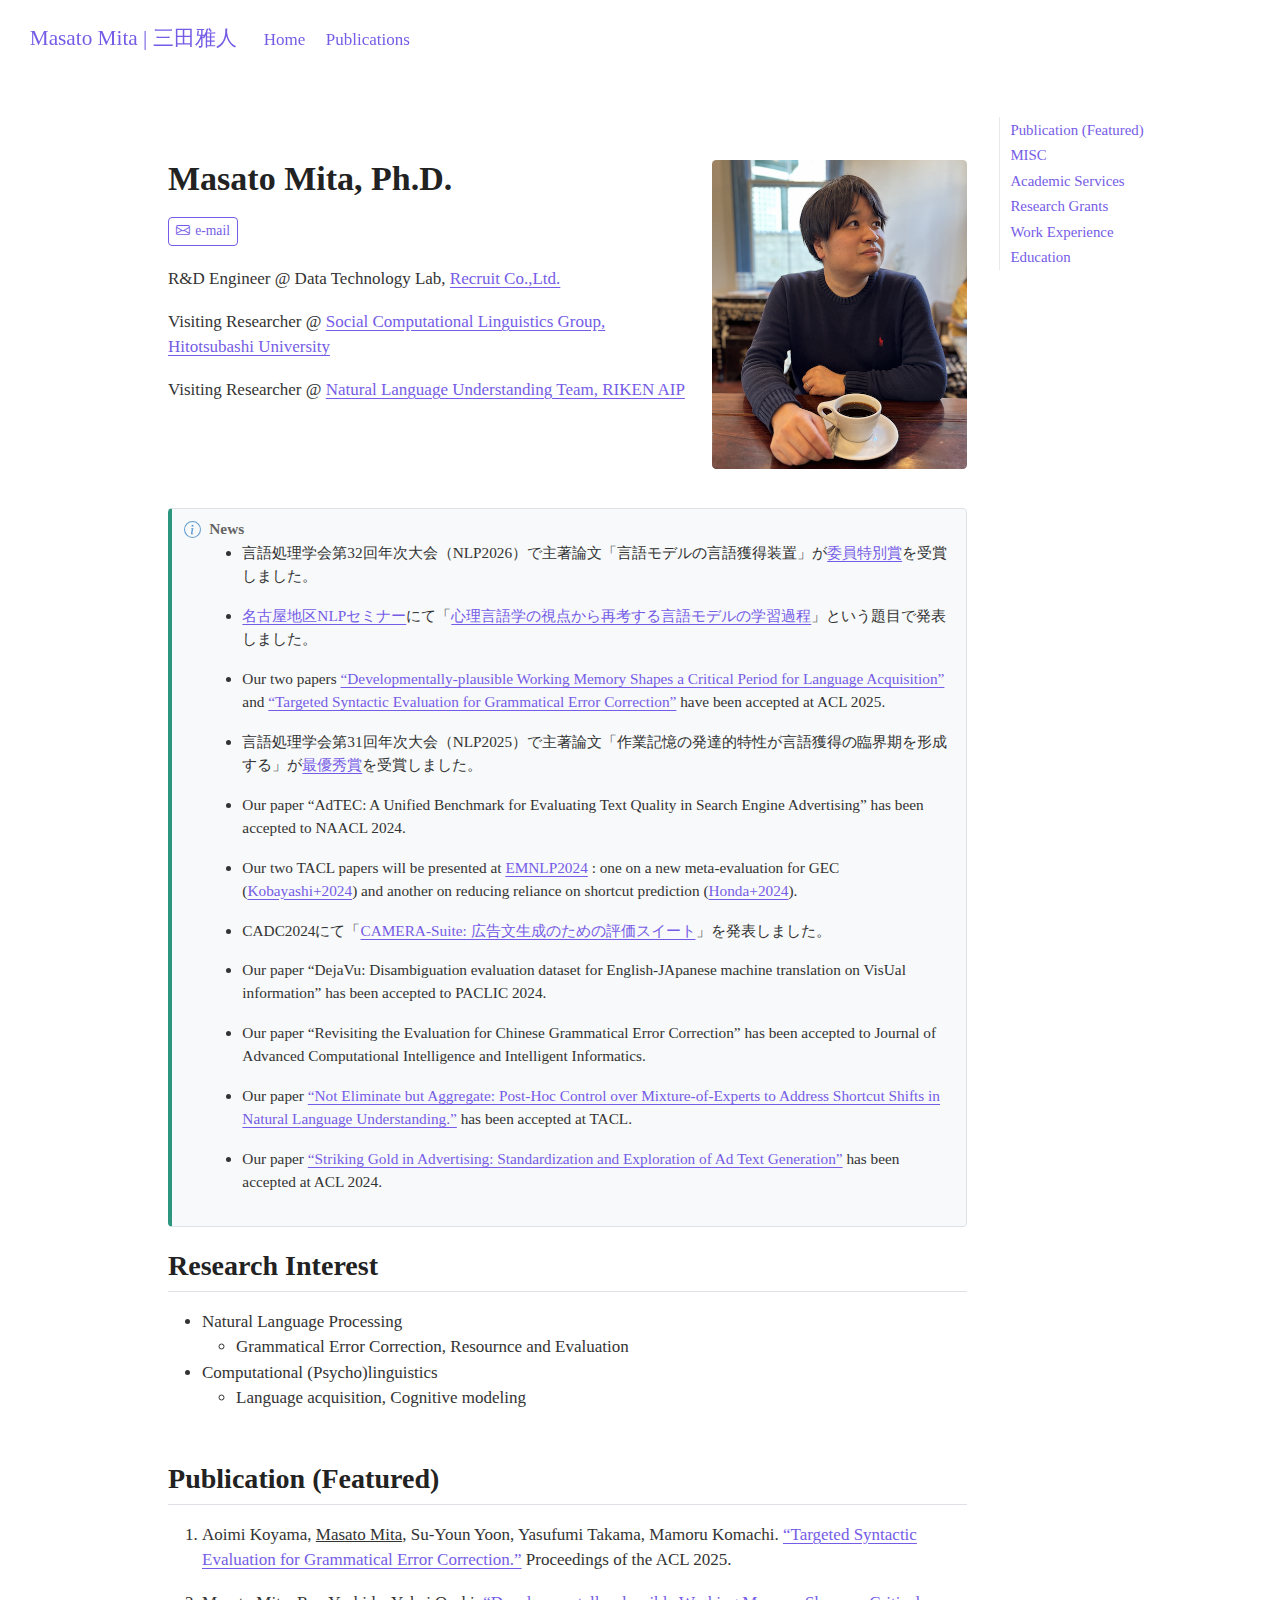
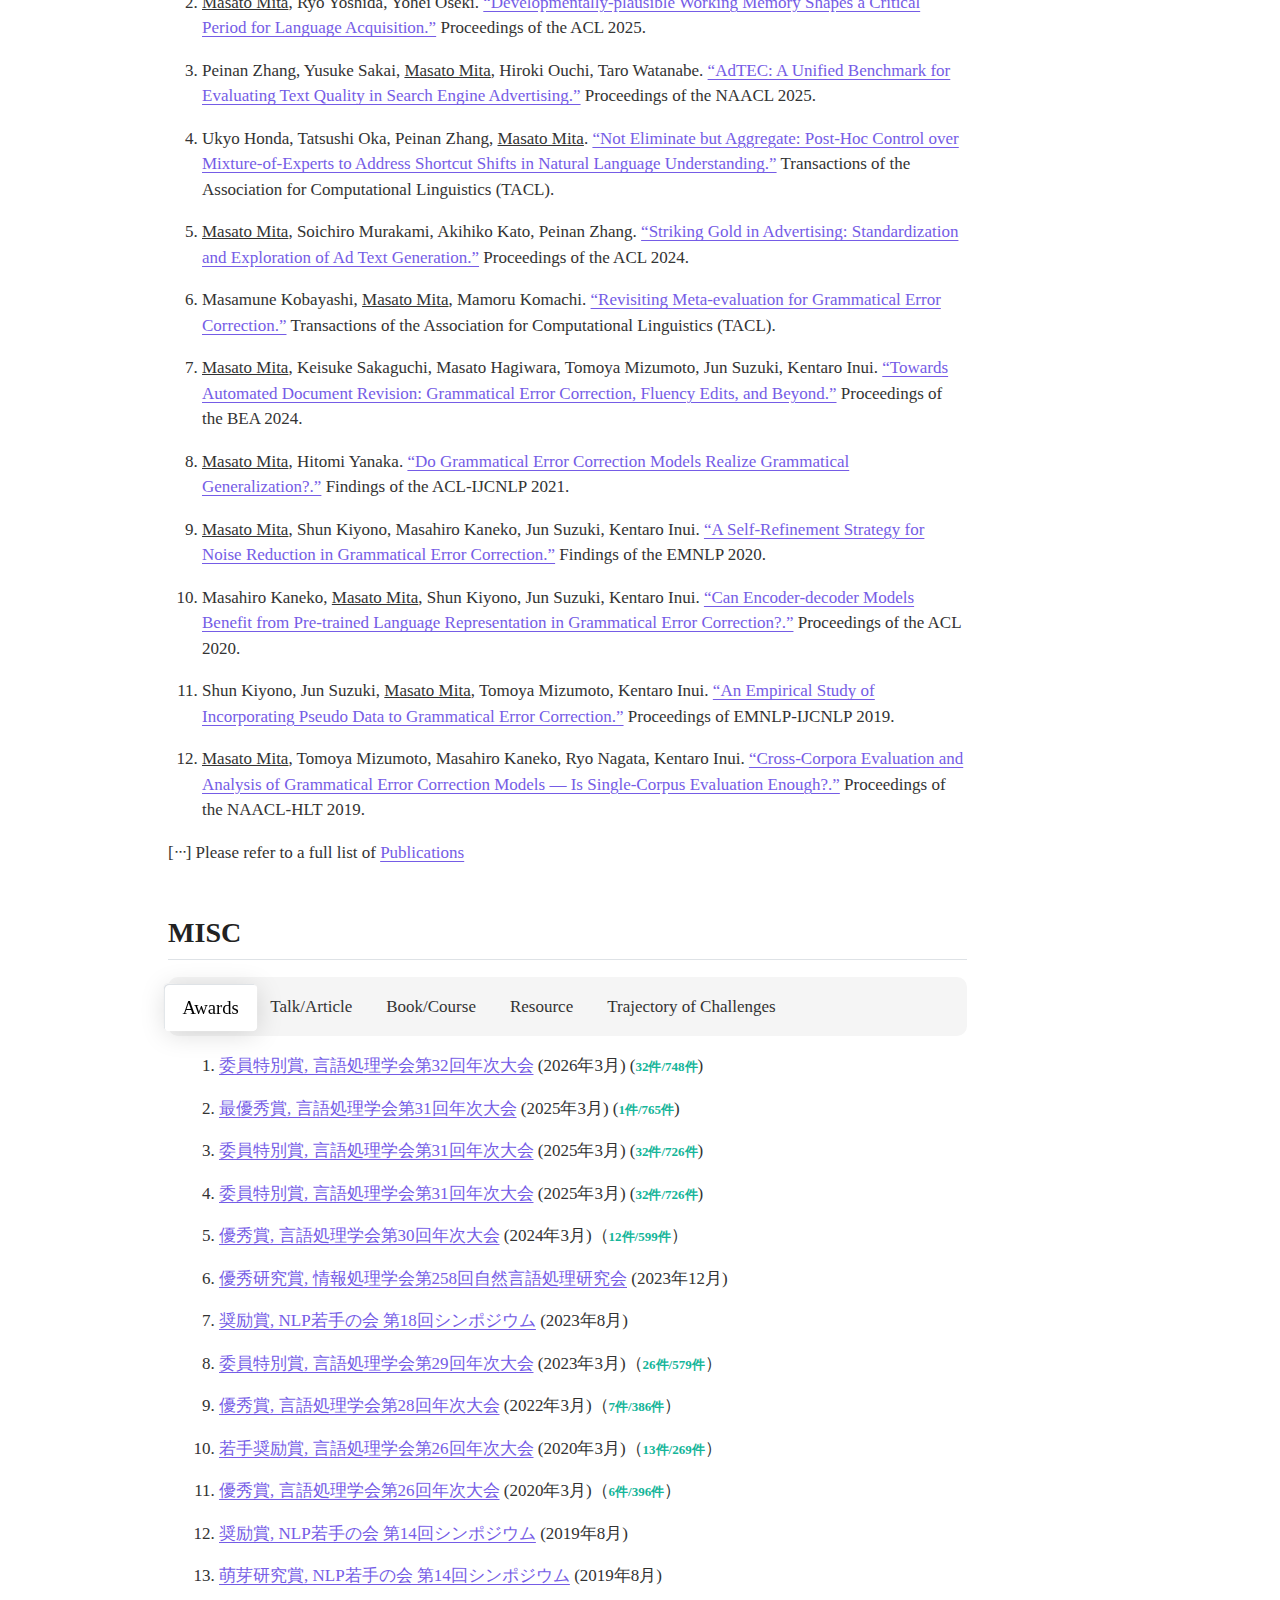
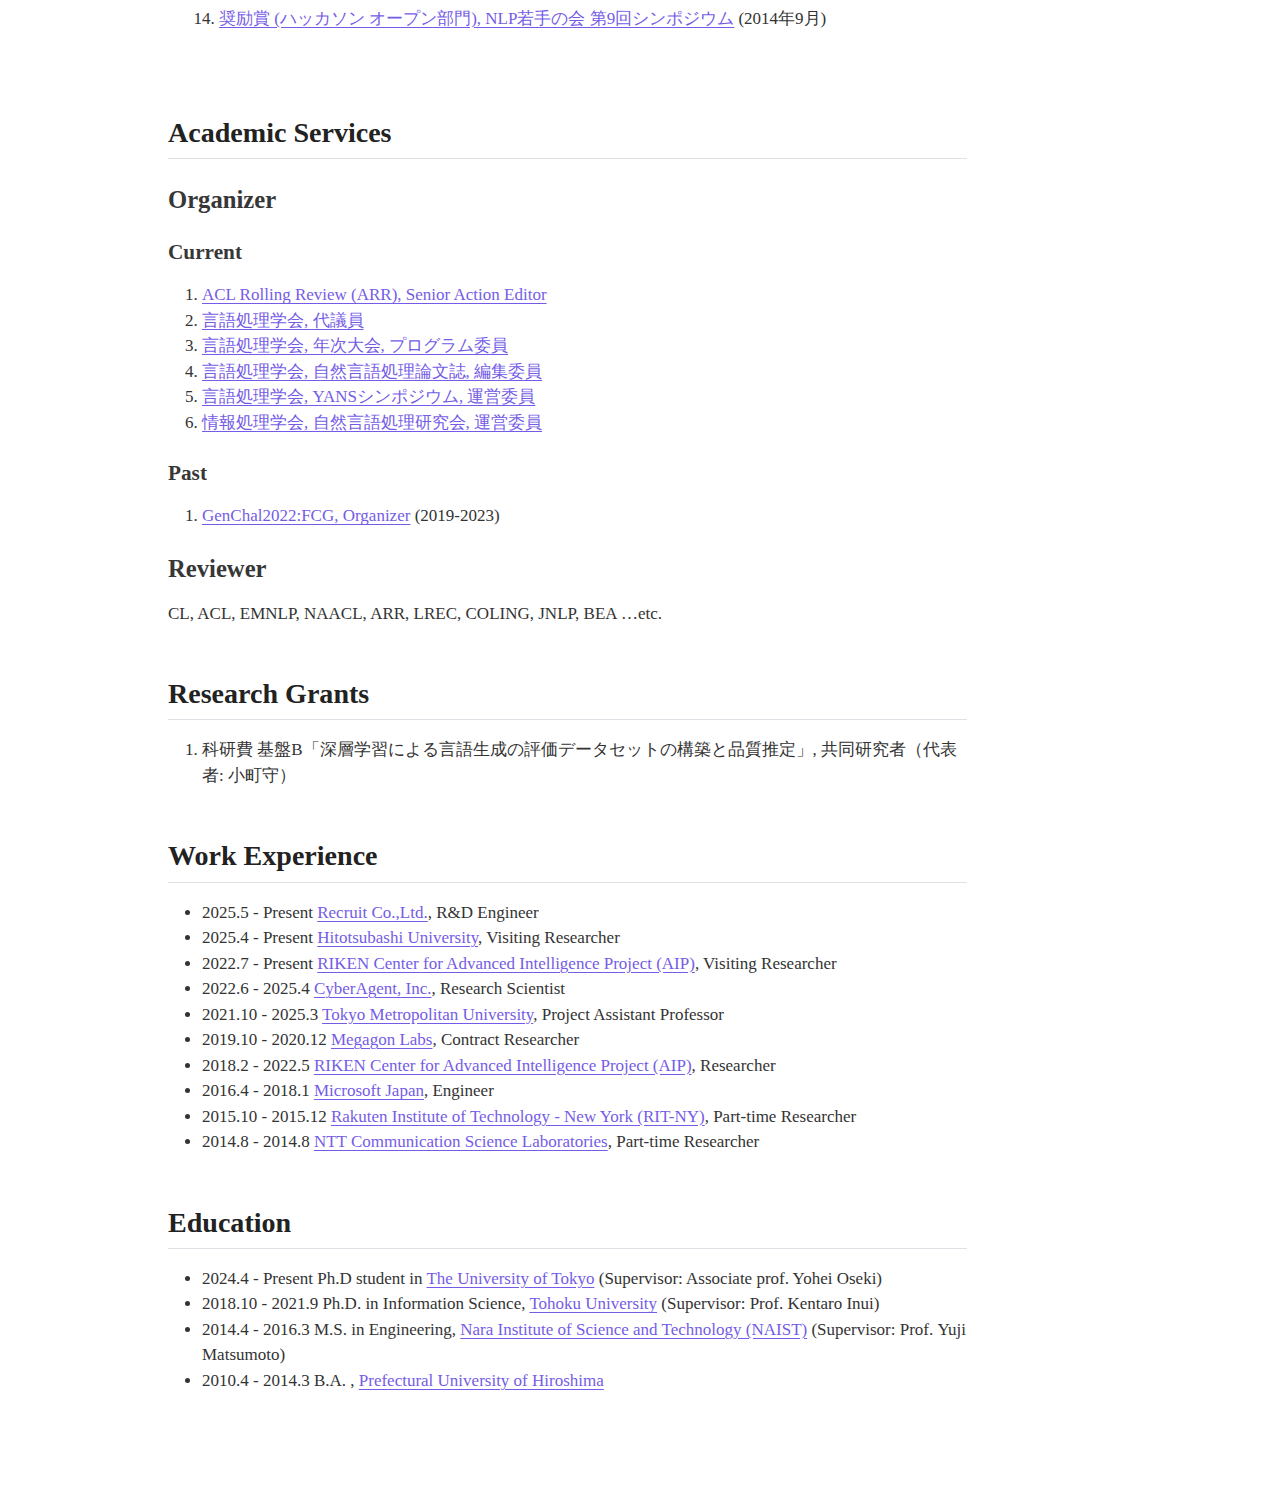
<file: docs/index.html>
<!DOCTYPE html>
<html xmlns="http://www.w3.org/1999/xhtml" lang="ja" xml:lang="ja"><head>

<meta charset="utf-8">
<meta name="generator" content="quarto-1.7.29">

<meta name="viewport" content="width=device-width, initial-scale=1.0, user-scalable=yes">


<title>Masato Mita, Ph.D.&nbsp;– Masato Mita | 三田雅人</title>
<style>
code{white-space: pre-wrap;}
span.smallcaps{font-variant: small-caps;}
div.columns{display: flex; gap: min(4vw, 1.5em);}
div.column{flex: auto; overflow-x: auto;}
div.hanging-indent{margin-left: 1.5em; text-indent: -1.5em;}
ul.task-list{list-style: none;}
ul.task-list li input[type="checkbox"] {
  width: 0.8em;
  margin: 0 0.8em 0.2em -1em; /* quarto-specific, see https://github.com/quarto-dev/quarto-cli/issues/4556 */ 
  vertical-align: middle;
}
</style>


<script src="site_libs/quarto-nav/quarto-nav.js"></script>
<script src="site_libs/quarto-nav/headroom.min.js"></script>
<script src="site_libs/clipboard/clipboard.min.js"></script>
<script src="site_libs/quarto-search/autocomplete.umd.js"></script>
<script src="site_libs/quarto-search/fuse.min.js"></script>
<script src="site_libs/quarto-search/quarto-search.js"></script>
<meta name="quarto:offset" content="./">
<script src="site_libs/quarto-html/quarto.js" type="module"></script>
<script src="site_libs/quarto-html/tabsets/tabsets.js" type="module"></script>
<script src="site_libs/quarto-html/popper.min.js"></script>
<script src="site_libs/quarto-html/tippy.umd.min.js"></script>
<link href="site_libs/quarto-html/tippy.css" rel="stylesheet">
<link href="site_libs/quarto-html/quarto-syntax-highlighting-0815c480559380816a4d1ea211a47e91.css" rel="stylesheet" id="quarto-text-highlighting-styles">
<script src="site_libs/bootstrap/bootstrap.min.js"></script>
<link href="site_libs/bootstrap/bootstrap-icons.css" rel="stylesheet">
<link href="site_libs/bootstrap/bootstrap-d028fe5b4ea0c75a1dd0f9706077ba02.min.css" rel="stylesheet" append-hash="true" id="quarto-bootstrap" data-mode="light">
<script id="quarto-search-options" type="application/json">{
  "location": "navbar",
  "copy-button": false,
  "collapse-after": 3,
  "panel-placement": "end",
  "type": "overlay",
  "limit": 50,
  "keyboard-shortcut": [
    "f",
    "/",
    "s"
  ],
  "show-item-context": false,
  "language": {
    "search-no-results-text": "一致なし",
    "search-matching-documents-text": "一致した文書",
    "search-copy-link-title": "検索へのリンクをコピー",
    "search-hide-matches-text": "追加の検索結果を非表示",
    "search-more-match-text": "追加の検索結果",
    "search-more-matches-text": "追加の検索結果",
    "search-clear-button-title": "消去",
    "search-text-placeholder": "",
    "search-detached-cancel-button-title": "取消",
    "search-submit-button-title": "検索",
    "search-label": "サーチ"
  }
}</script>
<link rel="preconnect" href="https://fonts.googleapis.com">
<link rel="preconnect" href="https://fonts.gstatic.com" crossorigin="">
<link href="https://fonts.googleapis.com/css2?family=Noto+Sans+JP:wght@400&amp;display=swap" rel="stylesheet">


</head>

<body class="nav-fixed quarto-light">

<div id="quarto-search-results"></div>
  <header id="quarto-header" class="headroom fixed-top">
    <nav class="navbar navbar-expand-lg " data-bs-theme="dark">
      <div class="navbar-container container-fluid">
      <div class="navbar-brand-container mx-auto">
    <a class="navbar-brand" href="./index.html">
    <span class="navbar-title">Masato Mita | 三田雅人</span>
    </a>
  </div>
          <button class="navbar-toggler" type="button" data-bs-toggle="collapse" data-bs-target="#navbarCollapse" aria-controls="navbarCollapse" role="menu" aria-expanded="false" aria-label="ナビゲーションを切り替える" onclick="if (window.quartoToggleHeadroom) { window.quartoToggleHeadroom(); }">
  <span class="navbar-toggler-icon"></span>
</button>
          <div class="collapse navbar-collapse" id="navbarCollapse">
            <ul class="navbar-nav navbar-nav-scroll me-auto">
  <li class="nav-item">
    <a class="nav-link active" href="./index.html" aria-current="page"> 
<span class="menu-text">Home</span></a>
  </li>  
  <li class="nav-item">
    <a class="nav-link" href="./publication.html"> 
<span class="menu-text">Publications</span></a>
  </li>  
</ul>
          </div> <!-- /navcollapse -->
            <div class="quarto-navbar-tools">
</div>
      </div> <!-- /container-fluid -->
    </nav>
</header>
<!-- content -->
<div id="quarto-content" class="quarto-container page-columns page-rows-contents page-layout-article page-navbar">
<!-- sidebar -->
<!-- margin-sidebar -->
    <div id="quarto-margin-sidebar" class="sidebar margin-sidebar">
        <nav id="TOC" role="doc-toc" class="toc-active">
   
  <ul>
  <li><a href="#research-interest" id="toc-research-interest" class="nav-link active" data-scroll-target="#research-interest">Research Interest</a></li>
  <li><a href="#publication-featured" id="toc-publication-featured" class="nav-link" data-scroll-target="#publication-featured">Publication (Featured)</a></li>
  <li><a href="#misc" id="toc-misc" class="nav-link" data-scroll-target="#misc">MISC</a></li>
  <li><a href="#academic-services" id="toc-academic-services" class="nav-link" data-scroll-target="#academic-services">Academic Services</a>
  <ul class="collapse">
  <li><a href="#organizer" id="toc-organizer" class="nav-link" data-scroll-target="#organizer">Organizer</a></li>
  <li><a href="#reviewer" id="toc-reviewer" class="nav-link" data-scroll-target="#reviewer">Reviewer</a></li>
  </ul></li>
  <li><a href="#research-grants" id="toc-research-grants" class="nav-link" data-scroll-target="#research-grants">Research Grants</a></li>
  <li><a href="#work-experience" id="toc-work-experience" class="nav-link" data-scroll-target="#work-experience">Work Experience</a></li>
  <li><a href="#education" id="toc-education" class="nav-link" data-scroll-target="#education">Education</a></li>
  </ul>
</nav>
    </div>
<!-- main -->
<main class="content page-columns page-full" id="quarto-document-content">




<div class="quarto-about-solana column-body">
  <div class="about-entity">
    <div class="entity-contents">
      <header id="title-block-header" class="quarto-title-block default">
<div class="quarto-title">
<h1 class="title">Masato Mita, Ph.D.</h1>
</div>
<div class="quarto-title-meta">
  </div>
</header> <div class="about-links">
  <a href="mailto:mita@g.ecc.u-tokyo.ac.jp" class="about-link" rel="" target="">
    <i class="bi bi-envelope"></i>
     <span class="about-link-text">e-mail</span>
  </a>
</div>
      <div class="about-contents"><div id="heading">
<p>R&amp;D Engineer @ Data Technology Lab, <a href="https://www.recruit.co.jp/">Recruit Co.,Ltd.</a></p>
<p>Visiting Researcher @ <a href="https://hit.komachi.live/">Social Computational Linguistics Group, Hitotsubashi University</a></p>
<p>Visiting Researcher @ <a href="https://aip.riken.jp/labs/goalorient_tech/nat_lang_understand/">Natural Language Understanding Team, RIKEN AIP</a></p>
</div></div>
    </div>
    <img src="figures/profile_2025.jpg" class="about-image
  rounded " style="width: 15em;">
  </div>
</div>

<div class="callout callout-style-simple callout-note callout-titled">
<div class="callout-header d-flex align-content-center">
<div class="callout-icon-container">
<i class="callout-icon"></i>
</div>
<div class="callout-title-container flex-fill">
News
</div>
</div>
<div class="callout-body-container callout-body">
<ul>
<li><p>言語処理学会第32回年次大会（NLP2026）で主著論文「言語モデルの言語獲得装置」が<a href="https://anlp.jp/nlp2026/award.html#committee">委員特別賞</a>を受賞しました。</p></li>
<li><p><a href="https://sites.google.com/site/nagoyanlpseminar/">名古屋地区NLPセミナー</a>にて「<a href="https://speakerdeck.com/chemical_tree/xin-li-yan-yu-xue-noshi-dian-karazai-kao-suruyan-yu-moderunoxue-xi-guo-cheng">心理言語学の視点から再考する言語モデルの学習過程</a>」という題目で発表しました。</p></li>
<li><p>Our two papers <a href="https://aclanthology.org/2025.acl-long.462/">“Developmentally-plausible Working Memory Shapes a Critical Period for Language Acquisition”</a> and <a href="https://arxiv.org/abs/2501.15875">“Targeted Syntactic Evaluation for Grammatical Error Correction”</a> have been accepted at ACL 2025.</p></li>
<li><p>言語処理学会第31回年次大会（NLP2025）で主著論文「作業記憶の発達的特性が言語獲得の臨界期を形成する」が<a href="https://anlp.jp/nlp2025/award.html">最優秀賞</a>を受賞しました。</p></li>
<li><p>Our paper “AdTEC: A Unified Benchmark for Evaluating Text Quality in Search Engine Advertising” has been accepted to NAACL 2024.</p></li>
<li><p>Our two TACL papers will be presented at <a href="https://2024.emnlp.org/">EMNLP2024</a> : one on a new meta-evaluation for GEC (<a href="https://aclanthology.org/2024.tacl-1.47/">Kobayashi+2024</a>) and another on reducing reliance on shortcut prediction (<a href="https://aclanthology.org/2024.tacl-1.70/">Honda+2024</a>).</p></li>
<li><p>CADC2024にて「<a href="https://cadc.cyberagent.co.jp/2024/sessions/ai-camera-suite/">CAMERA-Suite: 広告文生成のための評価スイート</a>」を発表しました。</p></li>
<li><p>Our paper “DejaVu: Disambiguation evaluation dataset for English-JApanese machine translation on VisUal information” has been accepted to PACLIC 2024.</p></li>
<li><p>Our paper “Revisiting the Evaluation for Chinese Grammatical Error Correction” has been accepted to Journal of Advanced Computational Intelligence and Intelligent Informatics.</p></li>
<li><p>Our paper <a href="https://arxiv.org/abs/2406.12060">“Not Eliminate but Aggregate: Post-Hoc Control over Mixture-of-Experts to Address Shortcut Shifts in Natural Language Understanding.”</a> has been accepted at TACL.</p></li>
<li><p>Our paper <a href="https://arxiv.org/abs/2309.12030">“Striking Gold in Advertising: Standardization and Exploration of Ad Text Generation”</a> has been accepted at ACL 2024.</p></li>
</ul>
</div>
</div>
<section id="research-interest" class="level2">
<h2 data-anchor-id="research-interest">Research Interest</h2>
<ul>
<li>Natural Language Processing
<ul>
<li>Grammatical Error Correction, Resournce and Evaluation</li>
</ul></li>
<li>Computational (Psycho)linguistics
<ul>
<li>Language acquisition, Cognitive modeling</li>
</ul></li>
</ul>
</section>
<section id="publication-featured" class="level2">
<h2 data-anchor-id="publication-featured">Publication (Featured)</h2>
<ol type="1">
<li><p>Aoimi Koyama, <u>Masato Mita</u>, Su-Youn Yoon, Yasufumi Takama, Mamoru Komachi. <a href="https://aclanthology.org/2025.acl-long.1026/">“Targeted Syntactic Evaluation for Grammatical Error Correction.”</a> Proceedings of the ACL 2025.</p></li>
<li><p><u>Masato Mita</u>, Ryo Yoshida, Yohei Oseki. <a href="https://aclanthology.org/2025.acl-long.462/">“Developmentally-plausible Working Memory Shapes a Critical Period for Language Acquisition.”</a> Proceedings of the ACL 2025.</p></li>
<li><p>Peinan Zhang, Yusuke Sakai, <u>Masato Mita</u>, Hiroki Ouchi, Taro Watanabe. <a href="https://aclanthology.org/2025.naacl-long.391/">“AdTEC: A Unified Benchmark for Evaluating Text Quality in Search Engine Advertising.”</a> Proceedings of the NAACL 2025.</p></li>
<li><p>Ukyo Honda, Tatsushi Oka, Peinan Zhang, <u>Masato Mita</u>. <a href="https://arxiv.org/abs/2406.12060">“Not Eliminate but Aggregate: Post-Hoc Control over Mixture-of-Experts to Address Shortcut Shifts in Natural Language Understanding.”</a> Transactions of the Association for Computational Linguistics (TACL).</p></li>
<li><p><u>Masato Mita</u>, Soichiro Murakami, Akihiko Kato, Peinan Zhang. <a href="https://aclanthology.org/2024.acl-long.54/">“Striking Gold in Advertising: Standardization and Exploration of Ad Text Generation.”</a> Proceedings of the ACL 2024.</p></li>
<li><p>Masamune Kobayashi, <u>Masato Mita</u>, Mamoru Komachi. <a href="https://direct.mit.edu/tacl/article/doi/10.1162/tacl_a_00676/123651/Revisiting-Meta-evaluation-for-Grammatical-Error">“Revisiting Meta-evaluation for Grammatical Error Correction.”</a> Transactions of the Association for Computational Linguistics (TACL).</p></li>
<li><p><u>Masato Mita</u>, Keisuke Sakaguchi, Masato Hagiwara, Tomoya Mizumoto, Jun Suzuki, Kentaro Inui. <a href="https://aclanthology.org/2024.bea-1.21/">“Towards Automated Document Revision: Grammatical Error Correction, Fluency Edits, and Beyond.”</a> Proceedings of the BEA 2024.</p></li>
<li><p><u>Masato Mita</u>, Hitomi Yanaka. <a href="https://aclanthology.org/2021.findings-acl.399/">“Do Grammatical Error Correction Models Realize Grammatical Generalization?.”</a> Findings of the ACL-IJCNLP 2021.</p></li>
<li><p><u>Masato Mita</u>, Shun Kiyono, Masahiro Kaneko, Jun Suzuki, Kentaro Inui. <a href="https://aclanthology.org/2020.findings-emnlp.26/">“A Self-Refinement Strategy for Noise Reduction in Grammatical Error Correction.”</a> Findings of the EMNLP 2020.</p></li>
<li><p>Masahiro Kaneko, <u>Masato Mita</u>, Shun Kiyono, Jun Suzuki, Kentaro Inui. <a href="https://aclanthology.org/2020.acl-main.391/">“Can Encoder-decoder Models Benefit from Pre-trained Language Representation in Grammatical Error Correction?.”</a> Proceedings of the ACL 2020.</p></li>
<li><p>Shun Kiyono, Jun Suzuki, <u>Masato Mita</u>, Tomoya Mizumoto, Kentaro Inui. <a href="https://aclanthology.org/D19-1119/">“An Empirical Study of Incorporating Pseudo Data to Grammatical Error Correction.”</a> Proceedings of EMNLP-IJCNLP 2019.</p></li>
<li><p><u>Masato Mita</u>, Tomoya Mizumoto, Masahiro Kaneko, Ryo Nagata, Kentaro Inui. <a href="https://aclanthology.org/N19-1132/">“Cross-Corpora Evaluation and Analysis of Grammatical Error Correction Models — Is Single-Corpus Evaluation Enough?.”</a> Proceedings of the NAACL-HLT 2019.</p></li>
</ol>
<p>[ᐧᐧᐧ] Please refer to a full list of <a href="publication.html">Publications</a></p>
</section>
<section id="misc" class="level2">
<h2 data-anchor-id="misc">MISC</h2>
<div class="tabset-margin-container"></div><div class="panel-tabset">
<ul class="nav nav-tabs" role="tablist"><li class="nav-item" role="presentation"><a class="nav-link active" id="tabset-1-1-tab" data-bs-toggle="tab" data-bs-target="#tabset-1-1" role="tab" aria-controls="tabset-1-1" aria-selected="true">Awards</a></li><li class="nav-item" role="presentation"><a class="nav-link" id="tabset-1-2-tab" data-bs-toggle="tab" data-bs-target="#tabset-1-2" role="tab" aria-controls="tabset-1-2" aria-selected="false">Talk/Article</a></li><li class="nav-item" role="presentation"><a class="nav-link" id="tabset-1-3-tab" data-bs-toggle="tab" data-bs-target="#tabset-1-3" role="tab" aria-controls="tabset-1-3" aria-selected="false">Book/Course</a></li><li class="nav-item" role="presentation"><a class="nav-link" id="tabset-1-4-tab" data-bs-toggle="tab" data-bs-target="#tabset-1-4" role="tab" aria-controls="tabset-1-4" aria-selected="false">Resource</a></li><li class="nav-item" role="presentation"><a class="nav-link" id="tabset-1-5-tab" data-bs-toggle="tab" data-bs-target="#tabset-1-5" role="tab" aria-controls="tabset-1-5" aria-selected="false">Trajectory of Challenges</a></li></ul>
<div class="tab-content">
<div id="tabset-1-1" class="tab-pane active" role="tabpanel" aria-labelledby="tabset-1-1-tab">
<ol type="1">
<li><p><a href="https://anlp.jp/nlp2025/award.html#committee">委員特別賞, 言語処理学会第32回年次大会</a> (2026年3月) (<span class="custom-color">32件/748件</span>)</p></li>
<li><p><a href="https://anlp.jp/nlp2025/award.html#best">最優秀賞, 言語処理学会第31回年次大会</a> (2025年3月) (<span class="custom-color">1件/765件</span>)</p></li>
<li><p><a href="https://anlp.jp/nlp2025/award.html#committee">委員特別賞, 言語処理学会第31回年次大会</a> (2025年3月) (<span class="custom-color">32件/726件</span>)</p></li>
<li><p><a href="https://anlp.jp/nlp2025/award.html#committee">委員特別賞, 言語処理学会第31回年次大会</a> (2025年3月) (<span class="custom-color">32件/726件</span>)</p></li>
<li><p><a href="https://anlp.jp/nlp2024/award.html#outstanding">優秀賞, 言語処理学会第30回年次大会</a> (2024年3月)（<span class="custom-color">12件/599件</span>）</p></li>
<li><p><a href="https://sites.google.com/sig-nl.ipsj.or.jp/sig-nl/%E6%8E%88%E8%B3%9E/outstanding?authuser=0#h.19m46cbzp0rr">優秀研究賞, 情報処理学会第258回自然言語処理研究会</a> (2023年12月)</p></li>
<li><p><a href="https://yans.anlp.jp/entry/award">奨励賞, NLP若手の会 第18回シンポジウム</a> (2023年8月)</p></li>
<li><p><a href="https://anlp.jp/nlp2023/award.html#committee">委員特別賞, 言語処理学会第29回年次大会</a> (2023年3月)（<span class="custom-color">26件/579件</span>）</p></li>
<li><p><a href="https://anlp.jp/nlp2022/award.html#outstanding">優秀賞, 言語処理学会第28回年次大会</a> (2022年3月)（<span class="custom-color">7件/386件</span>）</p></li>
<li><p><a href="https://www.anlp.jp/award/nenji.html#y2020">若手奨励賞, 言語処理学会第26回年次大会</a> (2020年3月)（<span class="custom-color">13件/269件</span>）</p></li>
<li><p><a href="https://www.anlp.jp/award/nenji.html">優秀賞, 言語処理学会第26回年次大会</a> (2020年3月)（<span class="custom-color">6件/396件</span>）</p></li>
<li><p><a href="https://yans.anlp.jp/entry/award">奨励賞, NLP若手の会 第14回シンポジウム</a> (2019年8月)</p></li>
<li><p><a href="https://yans.anlp.jp/entry/award">萌芽研究賞, NLP若手の会 第14回シンポジウム</a> (2019年8月)</p></li>
<li><p><a href="https://yans-previous.anlp.jp/modules/menu/main.php?page_id=110&amp;op=change_page">奨励賞 (ハッカソン オープン部門), NLP若手の会 第9回シンポジウム</a> (2014年9月)</p></li>
</ol>
</div>
<div id="tabset-1-2" class="tab-pane" role="tabpanel" aria-labelledby="tabset-1-2-tab">
<ol type="1">
<li><p><a href="https://www.jstage.jst.go.jp/article/jnlp/32/3/32_960/_article/-char/ja">“言語の本質？”</a> 自然言語処理 32巻3号. (2025.9)</p></li>
<li><p><a href="https://speakerdeck.com/chemical_tree/xin-li-yan-yu-xue-noshi-dian-karazai-kao-suruyan-yu-moderunoxue-xi-guo-cheng">“心理言語学の視点から再考する言語モデルの学習過程”</a>. 名古屋地区NLPセミナー（2025.6）.</p></li>
<li><p><a href="https://www.jstage.jst.go.jp/article/jnlp/32/2/32_738/_article/-char/ja">“NLP2025 ワークショップ：LLM時代のことばの評価の現在と未来”</a>. 自然言語処理 32巻2号. (2025.6)</p></li>
<li><p><a href="https://www.jstage.jst.go.jp/article/jnlp/31/4/31_1780/_article/-char/ja">“サイエンスと事業貢献の両立を目指して”</a> 自然言語処理 31巻4号. (2024.12)</p></li>
<li><p><a href="https://speakerdeck.com/chemical_tree/guo-ji-hui-yi-acl2024can-jia-bao-gao">“国際会議ACL2024参加報告”</a>. 第26回音声言語シンポジウム(SP/SLP) 兼 第11回自然言語処理シンポジウム(NL/NLC). (2024.12)</p></li>
<li><p><a href="https://cadc.cyberagent.co.jp/2024/sessions/ai-camera-suite/">“CAMERA-Suite: 広告文生成のための評価スイート”</a>」. CyberAgent Developer Conference (CADC2024). (2024.10) [<a href="https://www.youtube.com/watch?v=Zx8a7M8k-3w">動画</a>][<a href="https://speakerdeck.com/cyberagentdevelopers/ai-camera-suite">資料</a>]</p></li>
<li><p><a href="https://cyberagent.ai/blog/research/%e6%8e%a1%e6%8a%9e%e8%ab%96%e6%96%87%e7%b4%b9%e4%bb%8b/20053/">“【採択論文紹介】広告文生成タスクの既定とベンチマーク構築 (ACL2024)”</a>. CyberAgent Blog.（2024.10）</p></li>
<li><p><a href="https://www.jstage.jst.go.jp/article/jnlp/31/2/31_755/_article/-char/ja">“NLP2024 テーマセッション「人間と計算機のことばの評価」”</a>. 自然言語処理 31巻2号. (2024.6)</p></li>
<li><p><a href="https://www.jstage.jst.go.jp/article/jnlp/30/2/30_844/_article/-char/ja">“NLP2023 テーマセッション「ことばの評価と品質推定」.”</a>. 自然言語処理 30巻2号. (2023.6)</p></li>
<li><p><a href="https://moneyforward.connpass.com/event/276611/">“NLP2023参加報告.”</a> NLP2023 参加報告会 presented by Money Forward Lab</p></li>
<li><p><a href="https://www.nikkei.com/article/DGKKZO65710890U2A101C2PE8000/?gift=g2ls5jZG38qjIxNzU5NjM5NjmkbDVpNqBkAQ.HlLw-mZt&amp;fbclid=IwAR3cqVBh96HL29g8kHAj_mmhyePAdBKk9cRaCGDlwPzgmPEsYMZnfSFBDVc">“日本経済新聞「やっぱり変だよ、日本の教育4」”</a>（2022年11月4日）</p></li>
<li><p><a href="https://cyberagent.ai/blog/research/17023/">“企業にいながらアカデミアのように働く.”</a> CyberAgent Blog.（2022.7）</p></li>
<li><p><a href="https://speakerdeck.com/chemical_tree/raiteinguzhi-yuan-falsetamefalsewen-fa-wu-riding-zheng">“ライティング支援のための文法誤り訂正.”</a> 株式会社NTTドコモ 招待講演.（2022.2）</p></li>
<li><p><a href="https://www.jstage.jst.go.jp/article/jnlp/28/4/28_1331/_article/-char/ja">“Do Grammatical Error Correction Models Realize Grammatical Generalization?.”</a> 自然言語処理 28巻4号. (2021.12)</p></li>
<li><p>文法誤り訂正モデルの文法性評価と論述リライトタスクの提案. 第19回 NLP東京Dの会. （2021.3）</p></li>
<li><p><a href="(https://aip.riken.jp/uploads/1-3_aip-edusympo_mita.pdf)">“ライティング学習支援のための文法誤り訂正技術の現状と今後の展望.”</a> 教育アセスメント×言語処理シンポジウム : 自動採点、英文添削、論述評価の可能性.（2020.12）</p></li>
<li><p>文法誤り訂正の評価に対する問題提起. 第17回 NLP東京Dの会.（2019.6.）</p></li>
</ol>
</div>
<div id="tabset-1-3" class="tab-pane" role="tabpanel" aria-labelledby="tabset-1-3-tab">
<ol type="1">
<li><p><a href="https://www.tkd-pbl.com/book/b10033618.html">“大規模言語モデルとは何か.”</a> 現代化学2023年9月号.</p></li>
<li><p><a href="https://coloso.jp/products/researchscientist-mita-jp">“深層学習による自然言語処理の理論と実践.”</a> Coloso.</p></li>
</ol>
</div>
<div id="tabset-1-4" class="tab-pane" role="tabpanel" aria-labelledby="tabset-1-4-tab">
<ul>
<li><a href="https://github.com/CyberAgentAILab/AdPsyche">AdPsyche (NLP2025)</a>
<ul>
<li>Japanese preference dataset based on advertising psychology</li>
</ul></li>
<li><a href="https://github.com/CyberAgentAILab/LCTG-Bench">LCTG Bench（NLP2024）</a>
<ul>
<li>Benchmark to measure the controllability of Japanese LLMs in terms of how well they comply with constraints such as character count keywords in instructions</li>
</ul></li>
<li><a href="https://github.com/CyberAgentAILab/camera3">CAMERA3 (LREC-COLING 2024)</a>
<ul>
<li>Evaluation dataset for controllable ad text generation in Japanese</li>
</ul></li>
<li><a href="https://github.com/tmu-nlp/SEEDA">SEEDA (TACL 2024)</a>
<ul>
<li>Sentence-based and edit-based human evaluation dataset for GEC</li>
</ul></li>
<li><a href="https://github.com/CyberAgentAILab/camera">CAMERA (ACL 2024)</a>
<ul>
<li>Multimodal dataset for ad text generation in Japanese</li>
</ul></li>
<li><a href="https://github.com/chemicaltree/tetra">TETRA (BEA2024)</a>
<ul>
<li>Document revision corpus<br>
</li>
</ul></li>
<li><a href="https://github.com/naist-nlp/jalecon">JaLeCoN (BEA 2023)</a>
<ul>
<li>Dataset of Japanese lexical complexity for non-native readers</li>
</ul></li>
<li><a href="https://github.com/zz-zhang/ClozEx">ClozEx (EMNLP 2023, Findings)</a>
<ul>
<li>Dataset for a task of generation of English cloze explanation</li>
</ul></li>
<li><a href="https://github.com/zz-zhang/cloze-quality-estimation">CELA (EACL 2023, Findings)</a>
<ul>
<li>Datast for cloze quality estimation</li>
</ul></li>
<li><a href="https://github.com/tmu-nlp/ProQE">ProQE (LREC 2022)</a>
<ul>
<li>Proficiency-wise quality estimation dataset</li>
</ul></li>
<li><a href="https://github.com/cl-tohoku/keigo_transfer_task">敬語変換タスクにおける評価用データセット (JSAI 2022)</a>
<ul>
<li>日本語学習者支援のための敬語変換タスクにおける評価用データセット</li>
</ul></li>
<li><a href="https://github.com/kiyama-hajime/FLUTEC">FLUTEC (NLP 2022)</a>
<ul>
<li>Evaluation dataset for Japanese grammatical error correction on fluency edits</li>
</ul></li>
<li><a href="https://github.com/cl-tohoku/PheMT">PheMT (COLING 2020)</a>
<ul>
<li>Phenomenon-wise dataset designed for evaluating the robustness of Japanese-English machine translation systems</li>
</ul></li>
<li><a href="https://github.com/mhagiwara/github-typo-corpus">GitHub Typo Corpus (LREC 2020)</a>
<ul>
<li>Large-scale multilingual dataset of misspellings and grammatical errors</li>
</ul></li>
</ul>
</div>
<div id="tabset-1-5" class="tab-pane" role="tabpanel" aria-labelledby="tabset-1-5-tab">
<ul>
<li>TEA2015 (sub) → <span class="custom-color">Accepted</span></li>
<li>EMNLP2015 (main) → Rejected</li>
<li>ACL2016 (main) → Rejected</li>
<li>NAACL2019 (main) → <span class="custom-color">Accepted</span></li>
<li>BEA2019 (sub) → <span class="custom-color">Accepted</span></li>
<li>EMNLP2019 (sub) → <span class="custom-color">Accepted</span></li>
<li>LREC2020 (sub) → <span class="custom-color">Accepted</span></li>
<li>ACL2020 (main) → Withdraw</li>
<li>ACL2020 (sub) ×2 → <span class="custom-color">Accepted ×1</span>, Rejected ×1</li>
<li>ACL-SRW2020 (sub) → <span class="custom-color">Accepted</span></li>
<li>EMNLP2020 (main) → <span class="custom-color">Accepted (Findings)</span></li>
<li>COLING2020 (sub) ×2 → <span class="custom-color">Accepted ×2</span></li>
<li>ACL2021 (main) → <span class="custom-color">Accepted (Findings)</span></li>
<li>JNLP2021 (main) → <span class="custom-color">Accepted</span></li>
<li>JNLP2021 (sub) → <span class="custom-color">Accepted</span></li>
<li>JNLP2022 (sub) → <span class="custom-color">Accepted</span></li>
<li>LREC2022 (sub) ×2 → <span class="custom-color">Accepted ×2</span></li>
<li>EMNLP2022 (main) → <span class="custom-color">Accepted (Findings)</span> → Withdraw</li>
<li>TALIP2023 (sub) → <span class="custom-color">Accepted</span></li>
<li>JNLP2023 (sub) → <span class="custom-color">Accepted</span></li>
<li>ACL2023 (main) → Rejected</li>
<li>BEA2023 (sub) → <span class="custom-color">Accepted</span></li>
<li>EACL2023 (sub) → <span class="custom-color">Accepted (Findings)</span></li>
<li>EMNLP2023 (sub) → <span class="custom-color">Accepted (Findings)</span></li>
<li>AACL2023 (main) → Rejected</li>
<li>JNLP2024 (sub) → <span class="custom-color">Accepted</span></li>
<li>LREC-COLING2024 (sub) ×3 → <span class="custom-color">Accepted ×2</span>, Rejected ×1</li>
<li>TACL2024 (sub) ×3 → <span class="custom-color">Accepted ×2</span>, Rejected ×1</li>
<li>BEA2024 (main) → <span class="custom-color">Accepted</span></li>
<li>BEA2024 (sub) → <span class="custom-color">Accepted</span></li>
<li>ACL2024 (main) → <span class="custom-color">Accepted</span></li>
<li>ACL2024 (sub) → Rejected</li>
<li>ACL-SRW2024 (sub)×2 → Rejected ×2</li>
<li>INLG2024 (sub) → Rejected</li>
<li>COLM2024 (sub) → Rejected</li>
<li>NeurIPS2024 D&amp;B Track (sub) → Rejected</li>
<li>JACIII2024 (sub) → <span class="custom-color">Accepted</span></li>
<li>PACLIC2024 (sub) → <span class="custom-color">Accepted</span></li>
<li>NAACL2025 (sub) → <span class="custom-color">Accepted</span></li>
<li>ACL2025 (main) → <span class="custom-color">Accepted</span></li>
<li>ACL2025 (sub)×2 → <span class="custom-color">Accepted ×1</span>, Rejected ×1</li>
<li>EMNLP2025 (sub)×2 → <span class="custom-color">Accepted (Findings)</span>, Rejected ×1</li>
<li>BlaxboxNLP 2025 (sub) → Rejected</li>
<li>AIBSD 2026 (sub) → <span class="custom-color">Accepted</span></li>
</ul>
</div>
</div>
</div>
</section>
<section id="academic-services" class="level2">
<h2 data-anchor-id="academic-services">Academic Services</h2>
<section id="organizer" class="level3">
<h3 data-anchor-id="organizer">Organizer</h3>
<section id="current" class="level4">
<h4 data-anchor-id="current">Current</h4>
<ol type="1">
<li><a href="https://aclrollingreview.org/saes">ACL Rolling Review (ARR), Senior Action Editor</a></li>
<li><a href="https://www.anlp.jp/daigiin.html">言語処理学会, 代議員</a></li>
<li><a href="https://anlp.jp/nlp2025/#committee">言語処理学会, 年次大会, プログラム委員</a></li>
<li><a href="https://www.anlp.jp/guide/editors.html">言語処理学会, 自然言語処理論文誌, 編集委員</a></li>
<li><a href="https://yans.anlp.jp/entry/yans2024members">言語処理学会, YANSシンポジウム, 運営委員</a></li>
<li><a href="(https://sites.google.com/sig-nl.ipsj.or.jp/sig-nl/home?authuser=0)">情報処理学会, 自然言語処理研究会, 運営委員</a></li>
</ol>
</section>
<section id="past" class="level4">
<h4 data-anchor-id="past">Past</h4>
<ol type="1">
<li><a href="https://nagata-github.github.io/fcg_genchal/">GenChal2022:FCG, Organizer</a> (2019-2023)</li>
</ol>
</section>
</section>
<section id="reviewer" class="level3">
<h3 data-anchor-id="reviewer">Reviewer</h3>
<p>CL, ACL, EMNLP, NAACL, ARR, LREC, COLING, JNLP, BEA …etc.</p>
</section>
</section>
<section id="research-grants" class="level2">
<h2 data-anchor-id="research-grants">Research Grants</h2>
<ol type="1">
<li>科研費 基盤B「深層学習による言語生成の評価データセットの構築と品質推定」, 共同研究者（代表者: 小町守）</li>
</ol>
</section>
<section id="work-experience" class="level2">
<h2 data-anchor-id="work-experience">Work Experience</h2>
<ul>
<li>2025.5 - Present <a href="https://www.recruit.co.jp/">Recruit Co.,Ltd.</a>, R&amp;D Engineer</li>
<li>2025.4 - Present <a href="https://www.hit-u.ac.jp/">Hitotsubashi University</a>, Visiting Researcher</li>
<li>2022.7 - Present <a href="https://aip.riken.jp/labs/goalorient_tech/nat_lang_understand/">RIKEN Center for Advanced Intelligence Project (AIP)</a>, Visiting Researcher</li>
<li>2022.6 - 2025.4 <a href="https://cyberagent.ai/ailab/">CyberAgent, Inc.</a>, Research Scientist</li>
<li>2021.10 - 2025.3 <a href="https://www.tmu.ac.jp/">Tokyo Metropolitan University</a>, Project Assistant Professor</li>
<li>2019.10 - 2020.12 <a href="https://www.megagon.ai/jp/">Megagon Labs</a>, Contract Researcher</li>
<li>2018.2 - 2022.5 <a href="https://aip.riken.jp/labs/goalorient_tech/nat_lang_understand/">RIKEN Center for Advanced Intelligence Project (AIP)</a>, Researcher</li>
<li>2016.4 - 2018.1 <a href="https://www.microsoft.com/ja-jp">Microsoft Japan</a>, Engineer</li>
<li>2015.10 - 2015.12 <a href="https://rit.rakuten.com/">Rakuten Institute of Technology - New York (RIT-NY)</a>, Part-time Researcher</li>
<li>2014.8 - 2014.8 <a href="https://www.rd.ntt/e/cs/">NTT Communication Science Laboratories</a>, Part-time Researcher</li>
</ul>
</section>
<section id="education" class="level2">
<h2 data-anchor-id="education">Education</h2>
<ul>
<li>2024.4 - Present Ph.D student in <a href="https://www.u-tokyo.ac.jp/en/index.html">The University of Tokyo</a> (Supervisor: Associate prof. Yohei Oseki)</li>
<li>2018.10 - 2021.9 Ph.D.&nbsp;in Information Science, <a href="https://www.tohoku.ac.jp/japanese/">Tohoku University</a> (Supervisor: Prof.&nbsp;Kentaro Inui)</li>
<li>2014.4 - 2016.3 M.S. in Engineering, <a href="https://www.naist.jp/">Nara Institute of Science and Technology (NAIST)</a> (Supervisor: Prof.&nbsp;Yuji Matsumoto)</li>
<li>2010.4 - 2014.3 B.A. , <a href="https://www.pu-hiroshima.ac.jp/">Prefectural University of Hiroshima</a></li>
</ul>



</section>

</main> <!-- /main -->
<script id="quarto-html-after-body" type="application/javascript">
  window.document.addEventListener("DOMContentLoaded", function (event) {
    const isCodeAnnotation = (el) => {
      for (const clz of el.classList) {
        if (clz.startsWith('code-annotation-')) {                     
          return true;
        }
      }
      return false;
    }
    const onCopySuccess = function(e) {
      // button target
      const button = e.trigger;
      // don't keep focus
      button.blur();
      // flash "checked"
      button.classList.add('code-copy-button-checked');
      var currentTitle = button.getAttribute("title");
      button.setAttribute("title", "コピーしました");
      let tooltip;
      if (window.bootstrap) {
        button.setAttribute("data-bs-toggle", "tooltip");
        button.setAttribute("data-bs-placement", "left");
        button.setAttribute("data-bs-title", "コピーしました");
        tooltip = new bootstrap.Tooltip(button, 
          { trigger: "manual", 
            customClass: "code-copy-button-tooltip",
            offset: [0, -8]});
        tooltip.show();    
      }
      setTimeout(function() {
        if (tooltip) {
          tooltip.hide();
          button.removeAttribute("data-bs-title");
          button.removeAttribute("data-bs-toggle");
          button.removeAttribute("data-bs-placement");
        }
        button.setAttribute("title", currentTitle);
        button.classList.remove('code-copy-button-checked');
      }, 1000);
      // clear code selection
      e.clearSelection();
    }
    const getTextToCopy = function(trigger) {
        const codeEl = trigger.previousElementSibling.cloneNode(true);
        for (const childEl of codeEl.children) {
          if (isCodeAnnotation(childEl)) {
            childEl.remove();
          }
        }
        return codeEl.innerText;
    }
    const clipboard = new window.ClipboardJS('.code-copy-button:not([data-in-quarto-modal])', {
      text: getTextToCopy
    });
    clipboard.on('success', onCopySuccess);
    if (window.document.getElementById('quarto-embedded-source-code-modal')) {
      const clipboardModal = new window.ClipboardJS('.code-copy-button[data-in-quarto-modal]', {
        text: getTextToCopy,
        container: window.document.getElementById('quarto-embedded-source-code-modal')
      });
      clipboardModal.on('success', onCopySuccess);
    }
      var localhostRegex = new RegExp(/^(?:http|https):\/\/localhost\:?[0-9]*\//);
      var mailtoRegex = new RegExp(/^mailto:/);
        var filterRegex = new RegExp('/' + window.location.host + '/');
      var isInternal = (href) => {
          return filterRegex.test(href) || localhostRegex.test(href) || mailtoRegex.test(href);
      }
      // Inspect non-navigation links and adorn them if external
     var links = window.document.querySelectorAll('a[href]:not(.nav-link):not(.navbar-brand):not(.toc-action):not(.sidebar-link):not(.sidebar-item-toggle):not(.pagination-link):not(.no-external):not([aria-hidden]):not(.dropdown-item):not(.quarto-navigation-tool):not(.about-link)');
      for (var i=0; i<links.length; i++) {
        const link = links[i];
        if (!isInternal(link.href)) {
          // undo the damage that might have been done by quarto-nav.js in the case of
          // links that we want to consider external
          if (link.dataset.originalHref !== undefined) {
            link.href = link.dataset.originalHref;
          }
            // target, if specified
            link.setAttribute("target", "_blank");
            if (link.getAttribute("rel") === null) {
              link.setAttribute("rel", "noopener");
            }
        }
      }
    function tippyHover(el, contentFn, onTriggerFn, onUntriggerFn) {
      const config = {
        allowHTML: true,
        maxWidth: 500,
        delay: 100,
        arrow: false,
        appendTo: function(el) {
            return el.parentElement;
        },
        interactive: true,
        interactiveBorder: 10,
        theme: 'quarto',
        placement: 'bottom-start',
      };
      if (contentFn) {
        config.content = contentFn;
      }
      if (onTriggerFn) {
        config.onTrigger = onTriggerFn;
      }
      if (onUntriggerFn) {
        config.onUntrigger = onUntriggerFn;
      }
      window.tippy(el, config); 
    }
    const noterefs = window.document.querySelectorAll('a[role="doc-noteref"]');
    for (var i=0; i<noterefs.length; i++) {
      const ref = noterefs[i];
      tippyHover(ref, function() {
        // use id or data attribute instead here
        let href = ref.getAttribute('data-footnote-href') || ref.getAttribute('href');
        try { href = new URL(href).hash; } catch {}
        const id = href.replace(/^#\/?/, "");
        const note = window.document.getElementById(id);
        if (note) {
          return note.innerHTML;
        } else {
          return "";
        }
      });
    }
    const xrefs = window.document.querySelectorAll('a.quarto-xref');
    const processXRef = (id, note) => {
      // Strip column container classes
      const stripColumnClz = (el) => {
        el.classList.remove("page-full", "page-columns");
        if (el.children) {
          for (const child of el.children) {
            stripColumnClz(child);
          }
        }
      }
      stripColumnClz(note)
      if (id === null || id.startsWith('sec-')) {
        // Special case sections, only their first couple elements
        const container = document.createElement("div");
        if (note.children && note.children.length > 2) {
          container.appendChild(note.children[0].cloneNode(true));
          for (let i = 1; i < note.children.length; i++) {
            const child = note.children[i];
            if (child.tagName === "P" && child.innerText === "") {
              continue;
            } else {
              container.appendChild(child.cloneNode(true));
              break;
            }
          }
          if (window.Quarto?.typesetMath) {
            window.Quarto.typesetMath(container);
          }
          return container.innerHTML
        } else {
          if (window.Quarto?.typesetMath) {
            window.Quarto.typesetMath(note);
          }
          return note.innerHTML;
        }
      } else {
        // Remove any anchor links if they are present
        const anchorLink = note.querySelector('a.anchorjs-link');
        if (anchorLink) {
          anchorLink.remove();
        }
        if (window.Quarto?.typesetMath) {
          window.Quarto.typesetMath(note);
        }
        if (note.classList.contains("callout")) {
          return note.outerHTML;
        } else {
          return note.innerHTML;
        }
      }
    }
    for (var i=0; i<xrefs.length; i++) {
      const xref = xrefs[i];
      tippyHover(xref, undefined, function(instance) {
        instance.disable();
        let url = xref.getAttribute('href');
        let hash = undefined; 
        if (url.startsWith('#')) {
          hash = url;
        } else {
          try { hash = new URL(url).hash; } catch {}
        }
        if (hash) {
          const id = hash.replace(/^#\/?/, "");
          const note = window.document.getElementById(id);
          if (note !== null) {
            try {
              const html = processXRef(id, note.cloneNode(true));
              instance.setContent(html);
            } finally {
              instance.enable();
              instance.show();
            }
          } else {
            // See if we can fetch this
            fetch(url.split('#')[0])
            .then(res => res.text())
            .then(html => {
              const parser = new DOMParser();
              const htmlDoc = parser.parseFromString(html, "text/html");
              const note = htmlDoc.getElementById(id);
              if (note !== null) {
                const html = processXRef(id, note);
                instance.setContent(html);
              } 
            }).finally(() => {
              instance.enable();
              instance.show();
            });
          }
        } else {
          // See if we can fetch a full url (with no hash to target)
          // This is a special case and we should probably do some content thinning / targeting
          fetch(url)
          .then(res => res.text())
          .then(html => {
            const parser = new DOMParser();
            const htmlDoc = parser.parseFromString(html, "text/html");
            const note = htmlDoc.querySelector('main.content');
            if (note !== null) {
              // This should only happen for chapter cross references
              // (since there is no id in the URL)
              // remove the first header
              if (note.children.length > 0 && note.children[0].tagName === "HEADER") {
                note.children[0].remove();
              }
              const html = processXRef(null, note);
              instance.setContent(html);
            } 
          }).finally(() => {
            instance.enable();
            instance.show();
          });
        }
      }, function(instance) {
      });
    }
        let selectedAnnoteEl;
        const selectorForAnnotation = ( cell, annotation) => {
          let cellAttr = 'data-code-cell="' + cell + '"';
          let lineAttr = 'data-code-annotation="' +  annotation + '"';
          const selector = 'span[' + cellAttr + '][' + lineAttr + ']';
          return selector;
        }
        const selectCodeLines = (annoteEl) => {
          const doc = window.document;
          const targetCell = annoteEl.getAttribute("data-target-cell");
          const targetAnnotation = annoteEl.getAttribute("data-target-annotation");
          const annoteSpan = window.document.querySelector(selectorForAnnotation(targetCell, targetAnnotation));
          const lines = annoteSpan.getAttribute("data-code-lines").split(",");
          const lineIds = lines.map((line) => {
            return targetCell + "-" + line;
          })
          let top = null;
          let height = null;
          let parent = null;
          if (lineIds.length > 0) {
              //compute the position of the single el (top and bottom and make a div)
              const el = window.document.getElementById(lineIds[0]);
              top = el.offsetTop;
              height = el.offsetHeight;
              parent = el.parentElement.parentElement;
            if (lineIds.length > 1) {
              const lastEl = window.document.getElementById(lineIds[lineIds.length - 1]);
              const bottom = lastEl.offsetTop + lastEl.offsetHeight;
              height = bottom - top;
            }
            if (top !== null && height !== null && parent !== null) {
              // cook up a div (if necessary) and position it 
              let div = window.document.getElementById("code-annotation-line-highlight");
              if (div === null) {
                div = window.document.createElement("div");
                div.setAttribute("id", "code-annotation-line-highlight");
                div.style.position = 'absolute';
                parent.appendChild(div);
              }
              div.style.top = top - 2 + "px";
              div.style.height = height + 4 + "px";
              div.style.left = 0;
              let gutterDiv = window.document.getElementById("code-annotation-line-highlight-gutter");
              if (gutterDiv === null) {
                gutterDiv = window.document.createElement("div");
                gutterDiv.setAttribute("id", "code-annotation-line-highlight-gutter");
                gutterDiv.style.position = 'absolute';
                const codeCell = window.document.getElementById(targetCell);
                const gutter = codeCell.querySelector('.code-annotation-gutter');
                gutter.appendChild(gutterDiv);
              }
              gutterDiv.style.top = top - 2 + "px";
              gutterDiv.style.height = height + 4 + "px";
            }
            selectedAnnoteEl = annoteEl;
          }
        };
        const unselectCodeLines = () => {
          const elementsIds = ["code-annotation-line-highlight", "code-annotation-line-highlight-gutter"];
          elementsIds.forEach((elId) => {
            const div = window.document.getElementById(elId);
            if (div) {
              div.remove();
            }
          });
          selectedAnnoteEl = undefined;
        };
          // Handle positioning of the toggle
      window.addEventListener(
        "resize",
        throttle(() => {
          elRect = undefined;
          if (selectedAnnoteEl) {
            selectCodeLines(selectedAnnoteEl);
          }
        }, 10)
      );
      function throttle(fn, ms) {
      let throttle = false;
      let timer;
        return (...args) => {
          if(!throttle) { // first call gets through
              fn.apply(this, args);
              throttle = true;
          } else { // all the others get throttled
              if(timer) clearTimeout(timer); // cancel #2
              timer = setTimeout(() => {
                fn.apply(this, args);
                timer = throttle = false;
              }, ms);
          }
        };
      }
        // Attach click handler to the DT
        const annoteDls = window.document.querySelectorAll('dt[data-target-cell]');
        for (const annoteDlNode of annoteDls) {
          annoteDlNode.addEventListener('click', (event) => {
            const clickedEl = event.target;
            if (clickedEl !== selectedAnnoteEl) {
              unselectCodeLines();
              const activeEl = window.document.querySelector('dt[data-target-cell].code-annotation-active');
              if (activeEl) {
                activeEl.classList.remove('code-annotation-active');
              }
              selectCodeLines(clickedEl);
              clickedEl.classList.add('code-annotation-active');
            } else {
              // Unselect the line
              unselectCodeLines();
              clickedEl.classList.remove('code-annotation-active');
            }
          });
        }
    const findCites = (el) => {
      const parentEl = el.parentElement;
      if (parentEl) {
        const cites = parentEl.dataset.cites;
        if (cites) {
          return {
            el,
            cites: cites.split(' ')
          };
        } else {
          return findCites(el.parentElement)
        }
      } else {
        return undefined;
      }
    };
    var bibliorefs = window.document.querySelectorAll('a[role="doc-biblioref"]');
    for (var i=0; i<bibliorefs.length; i++) {
      const ref = bibliorefs[i];
      const citeInfo = findCites(ref);
      if (citeInfo) {
        tippyHover(citeInfo.el, function() {
          var popup = window.document.createElement('div');
          citeInfo.cites.forEach(function(cite) {
            var citeDiv = window.document.createElement('div');
            citeDiv.classList.add('hanging-indent');
            citeDiv.classList.add('csl-entry');
            var biblioDiv = window.document.getElementById('ref-' + cite);
            if (biblioDiv) {
              citeDiv.innerHTML = biblioDiv.innerHTML;
            }
            popup.appendChild(citeDiv);
          });
          return popup.innerHTML;
        });
      }
    }
  });
  </script>
</div> <!-- /content -->




</body></html>
</file>
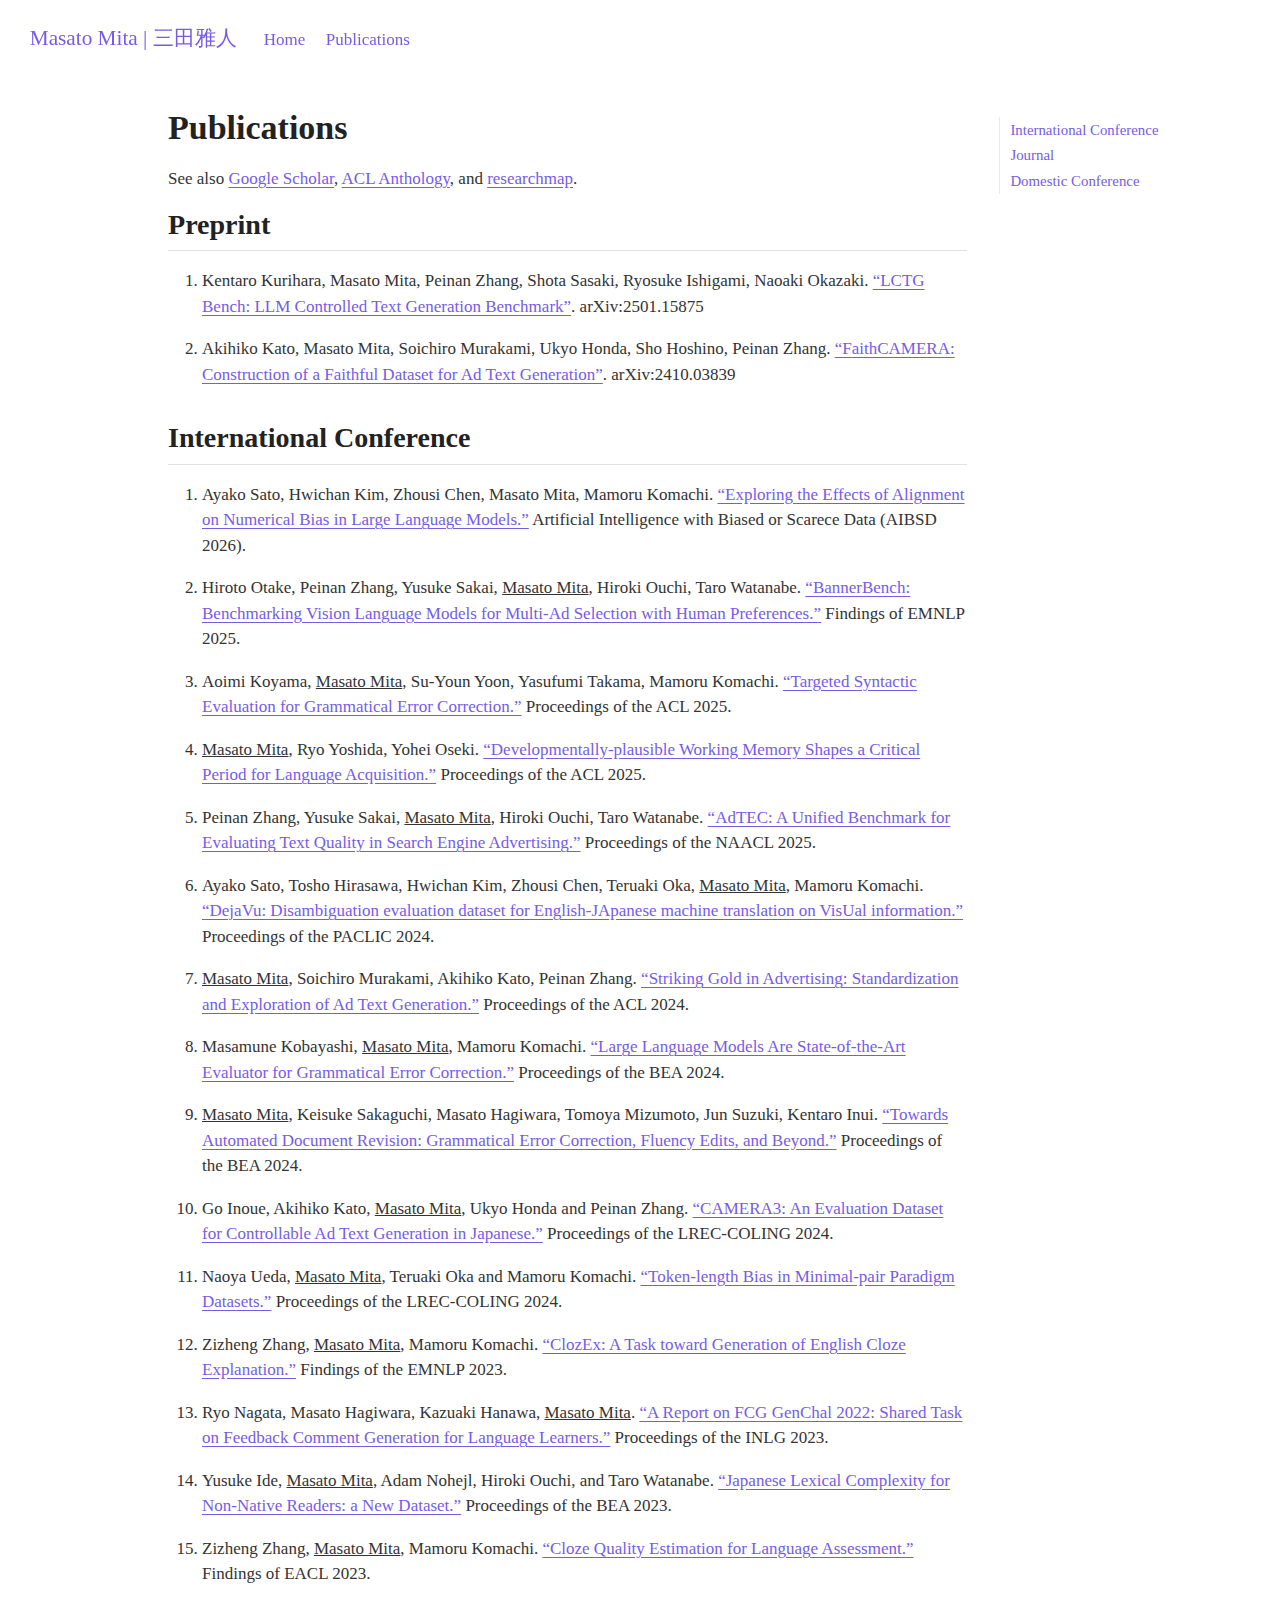
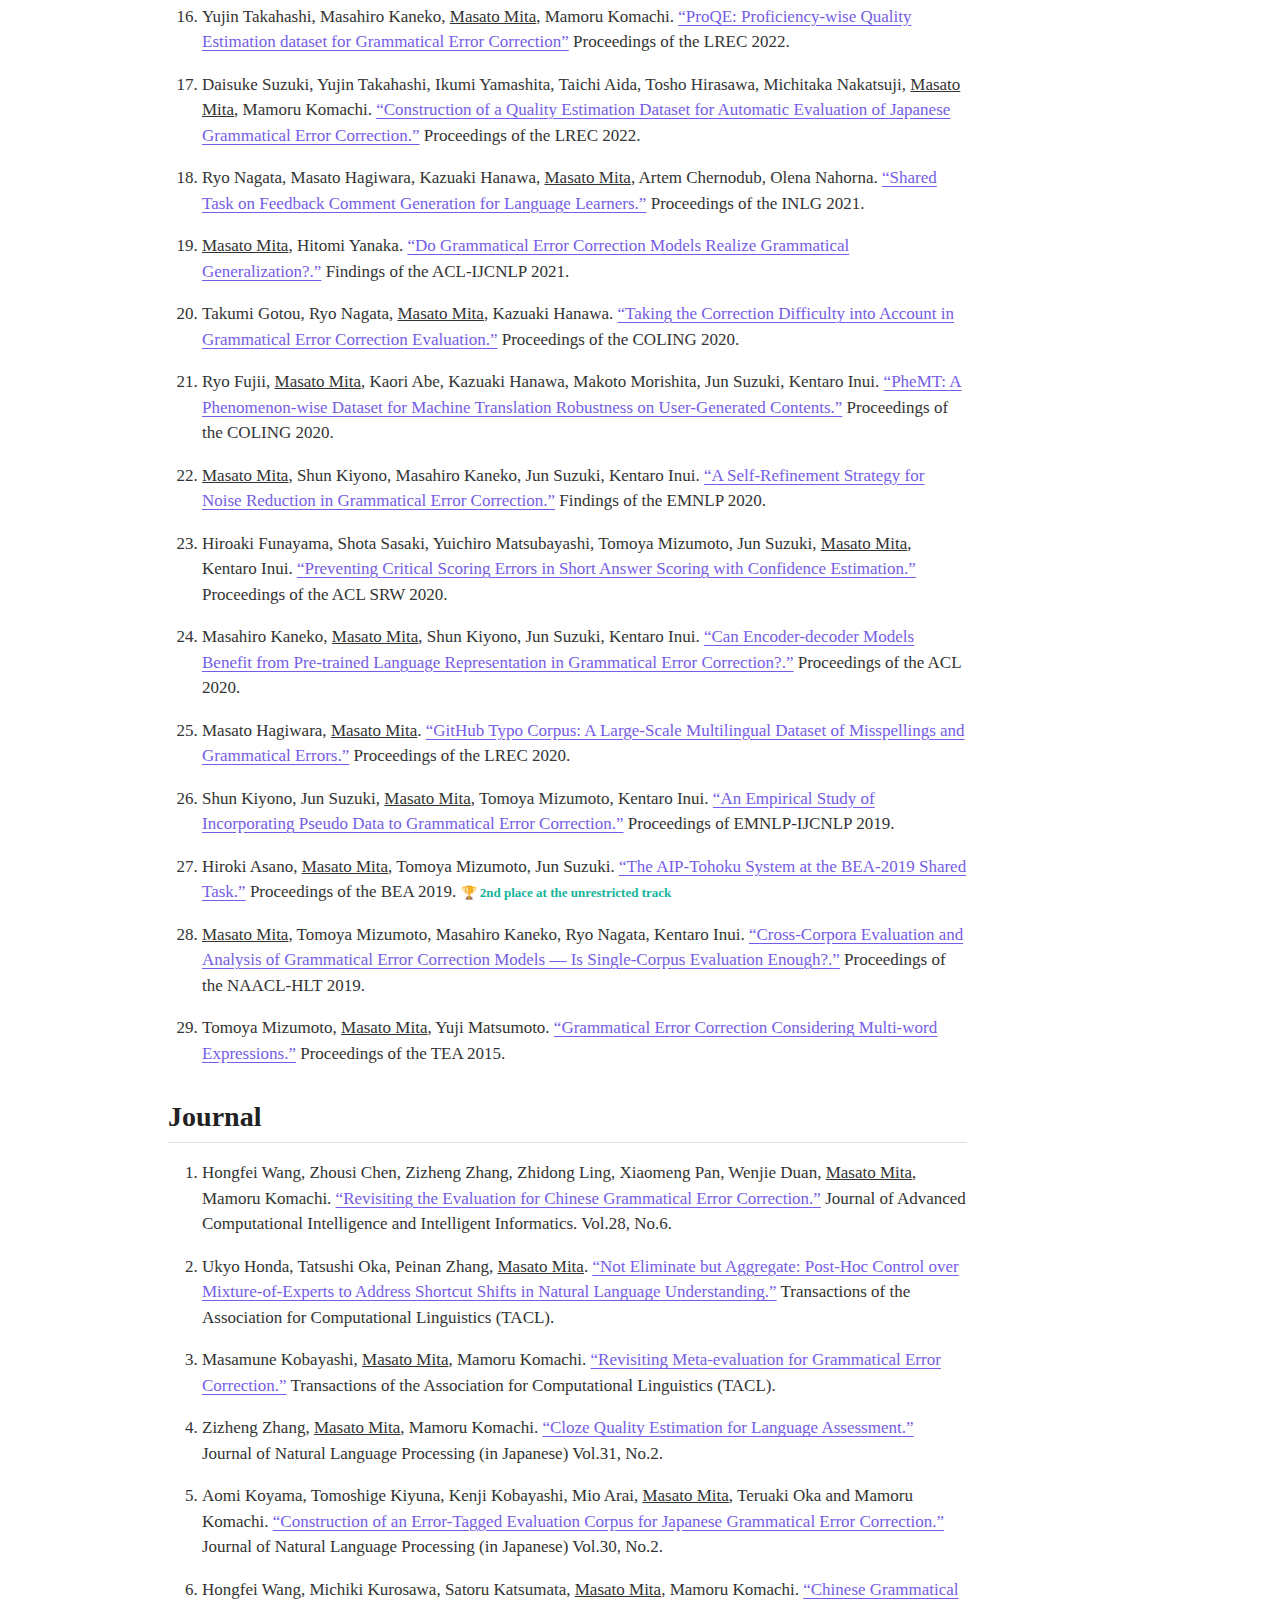
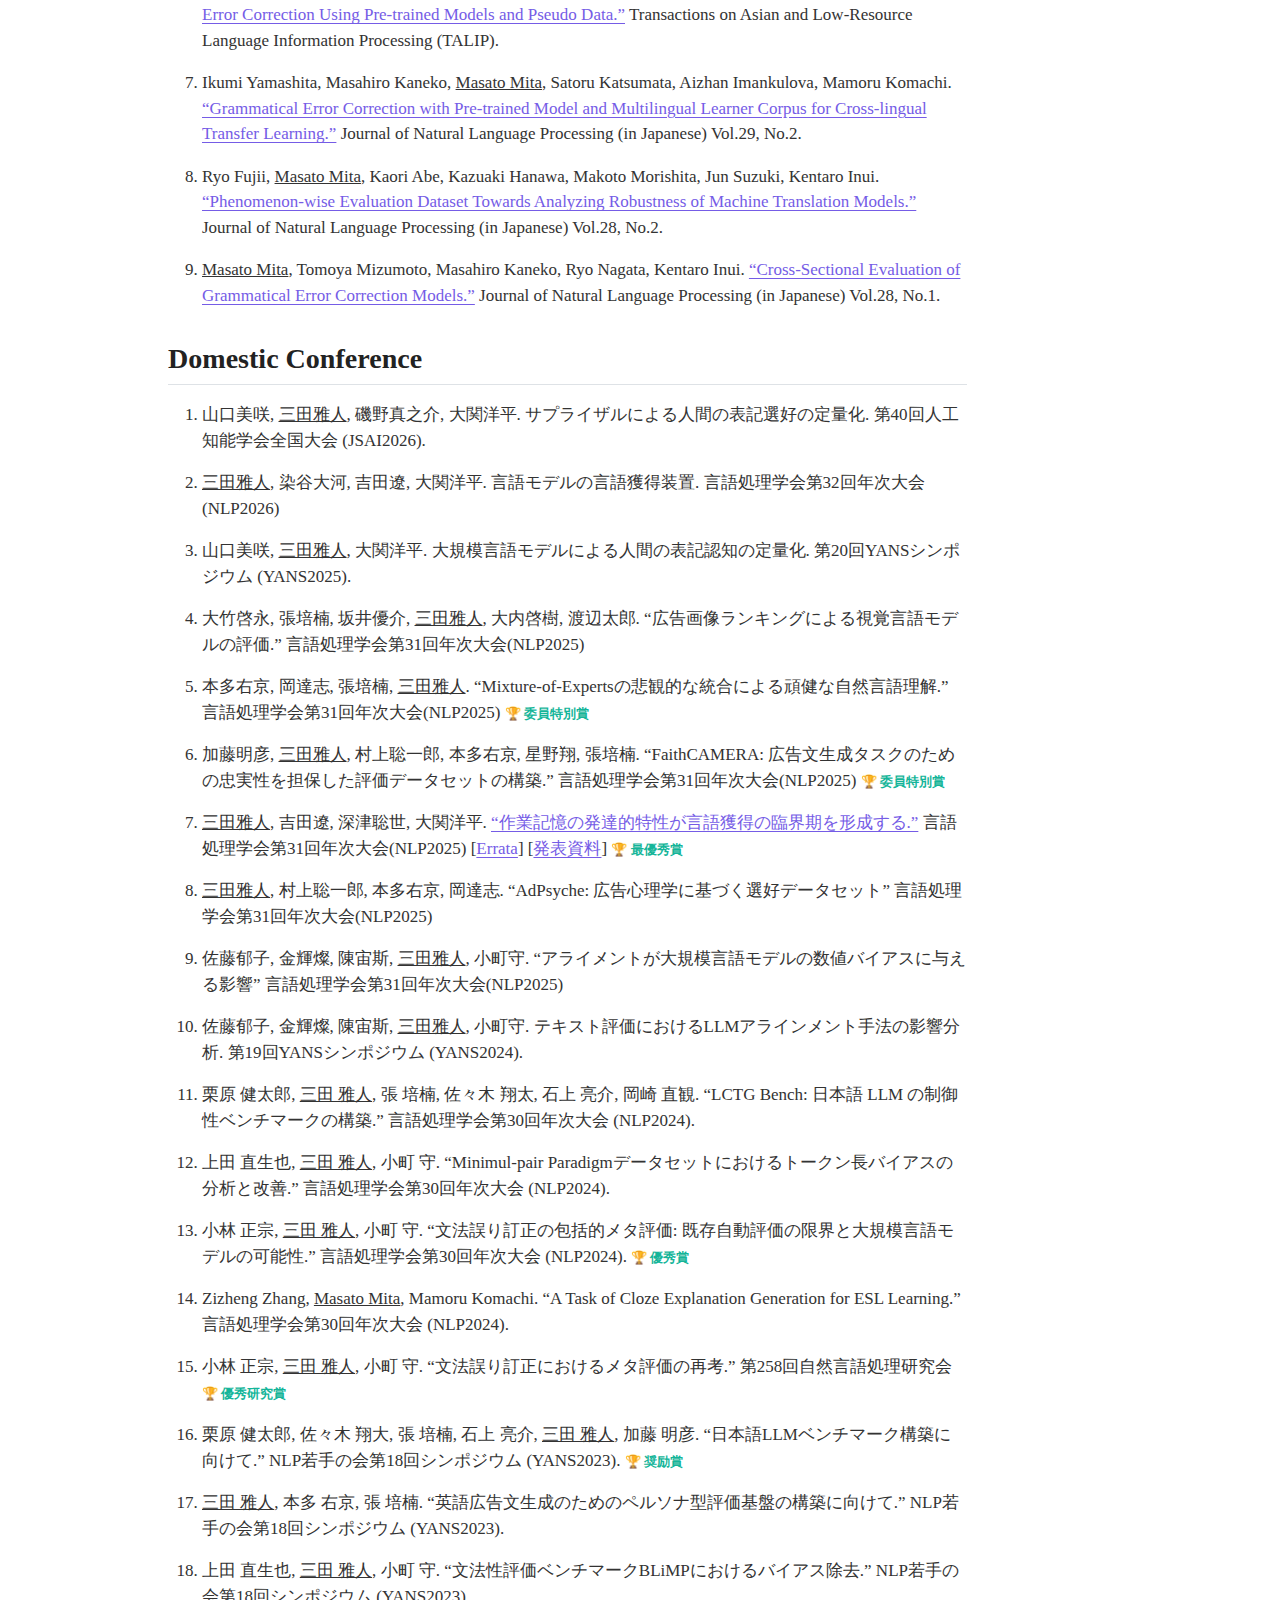
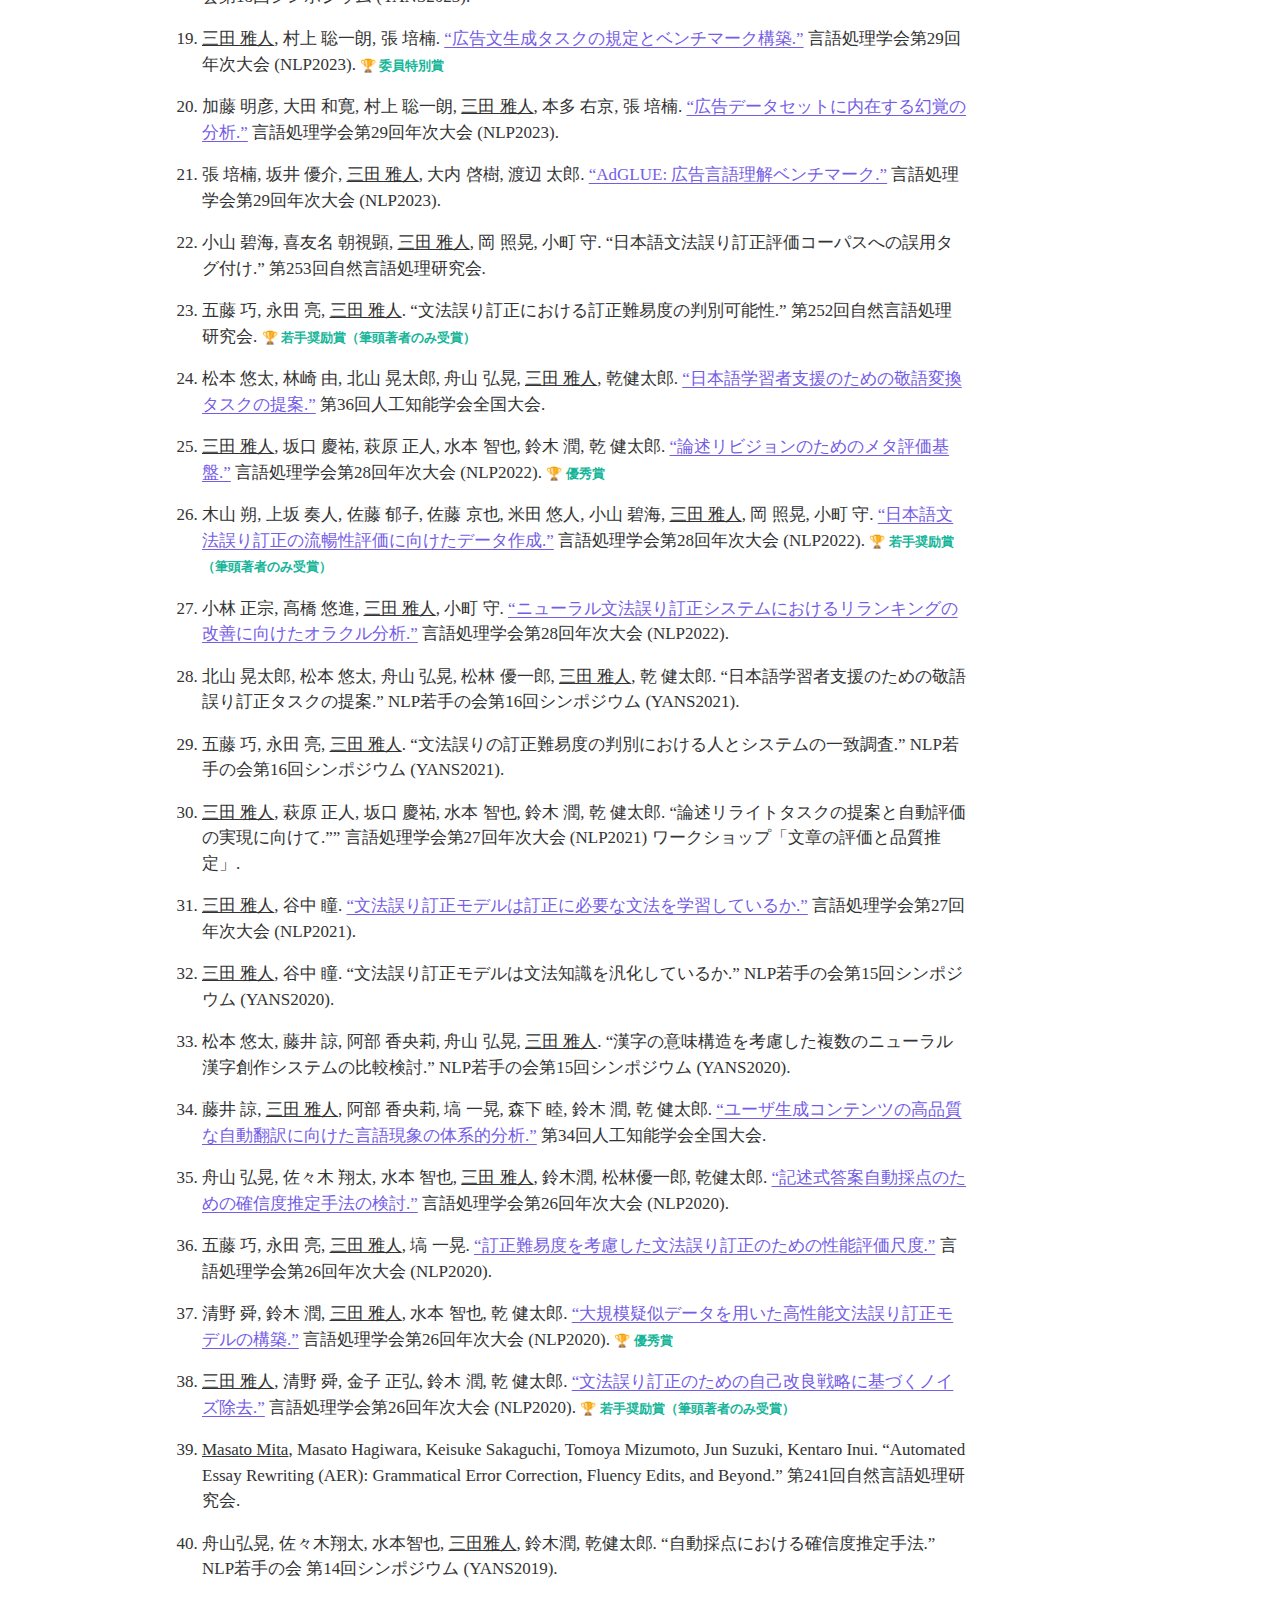
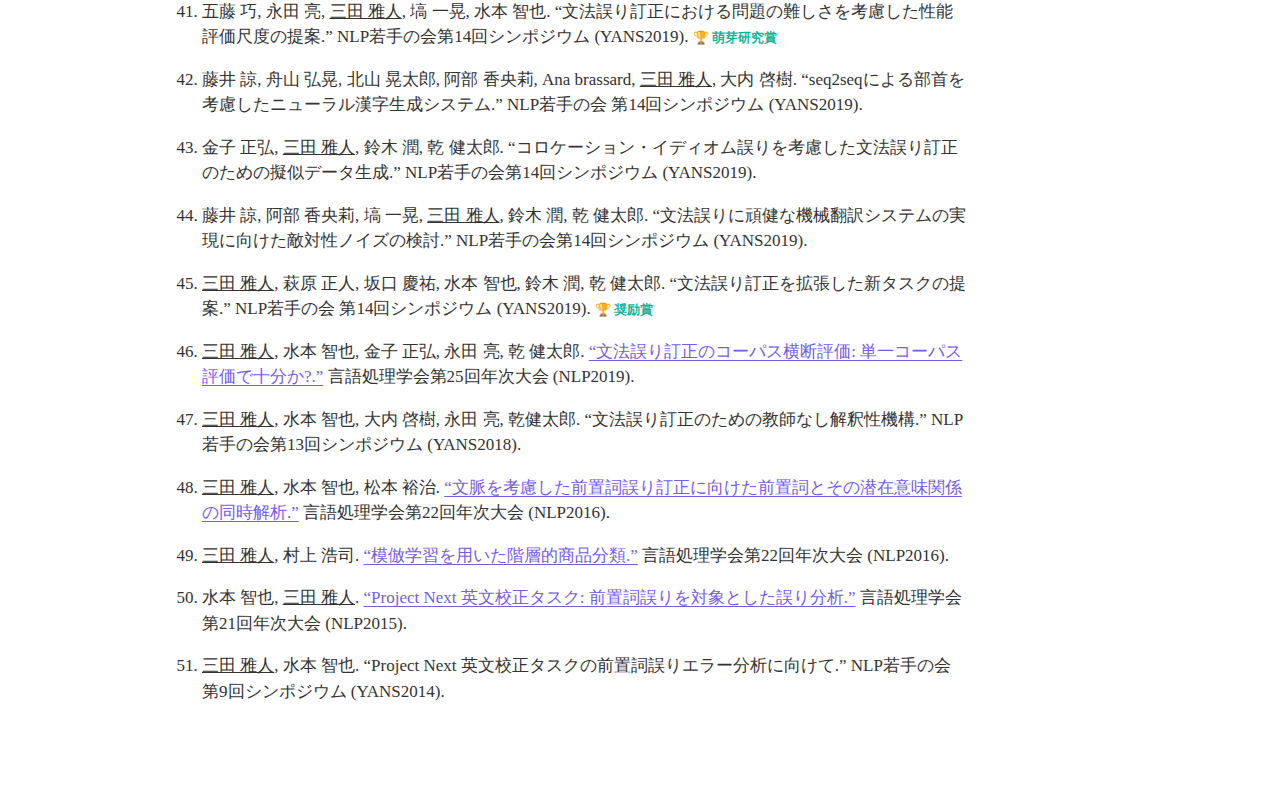
<file: docs/publication.html>
<!DOCTYPE html>
<html xmlns="http://www.w3.org/1999/xhtml" lang="ja" xml:lang="ja"><head>

<meta charset="utf-8">
<meta name="generator" content="quarto-1.7.29">

<meta name="viewport" content="width=device-width, initial-scale=1.0, user-scalable=yes">


<title>Publications – Masato Mita | 三田雅人</title>
<style>
code{white-space: pre-wrap;}
span.smallcaps{font-variant: small-caps;}
div.columns{display: flex; gap: min(4vw, 1.5em);}
div.column{flex: auto; overflow-x: auto;}
div.hanging-indent{margin-left: 1.5em; text-indent: -1.5em;}
ul.task-list{list-style: none;}
ul.task-list li input[type="checkbox"] {
  width: 0.8em;
  margin: 0 0.8em 0.2em -1em; /* quarto-specific, see https://github.com/quarto-dev/quarto-cli/issues/4556 */ 
  vertical-align: middle;
}
</style>


<script src="site_libs/quarto-nav/quarto-nav.js"></script>
<script src="site_libs/quarto-nav/headroom.min.js"></script>
<script src="site_libs/clipboard/clipboard.min.js"></script>
<script src="site_libs/quarto-search/autocomplete.umd.js"></script>
<script src="site_libs/quarto-search/fuse.min.js"></script>
<script src="site_libs/quarto-search/quarto-search.js"></script>
<meta name="quarto:offset" content="./">
<script src="site_libs/quarto-html/quarto.js" type="module"></script>
<script src="site_libs/quarto-html/tabsets/tabsets.js" type="module"></script>
<script src="site_libs/quarto-html/popper.min.js"></script>
<script src="site_libs/quarto-html/tippy.umd.min.js"></script>
<script src="site_libs/quarto-html/anchor.min.js"></script>
<link href="site_libs/quarto-html/tippy.css" rel="stylesheet">
<link href="site_libs/quarto-html/quarto-syntax-highlighting-0815c480559380816a4d1ea211a47e91.css" rel="stylesheet" id="quarto-text-highlighting-styles">
<script src="site_libs/bootstrap/bootstrap.min.js"></script>
<link href="site_libs/bootstrap/bootstrap-icons.css" rel="stylesheet">
<link href="site_libs/bootstrap/bootstrap-d028fe5b4ea0c75a1dd0f9706077ba02.min.css" rel="stylesheet" append-hash="true" id="quarto-bootstrap" data-mode="light">
<script id="quarto-search-options" type="application/json">{
  "location": "navbar",
  "copy-button": false,
  "collapse-after": 3,
  "panel-placement": "end",
  "type": "overlay",
  "limit": 50,
  "keyboard-shortcut": [
    "f",
    "/",
    "s"
  ],
  "show-item-context": false,
  "language": {
    "search-no-results-text": "一致なし",
    "search-matching-documents-text": "一致した文書",
    "search-copy-link-title": "検索へのリンクをコピー",
    "search-hide-matches-text": "追加の検索結果を非表示",
    "search-more-match-text": "追加の検索結果",
    "search-more-matches-text": "追加の検索結果",
    "search-clear-button-title": "消去",
    "search-text-placeholder": "",
    "search-detached-cancel-button-title": "取消",
    "search-submit-button-title": "検索",
    "search-label": "サーチ"
  }
}</script>
<link rel="preconnect" href="https://fonts.googleapis.com">
<link rel="preconnect" href="https://fonts.gstatic.com" crossorigin="">
<link href="https://fonts.googleapis.com/css2?family=Noto+Sans+JP:wght@400&amp;display=swap" rel="stylesheet">


</head>

<body class="nav-fixed quarto-light">

<div id="quarto-search-results"></div>
  <header id="quarto-header" class="headroom fixed-top">
    <nav class="navbar navbar-expand-lg " data-bs-theme="dark">
      <div class="navbar-container container-fluid">
      <div class="navbar-brand-container mx-auto">
    <a class="navbar-brand" href="./index.html">
    <span class="navbar-title">Masato Mita | 三田雅人</span>
    </a>
  </div>
          <button class="navbar-toggler" type="button" data-bs-toggle="collapse" data-bs-target="#navbarCollapse" aria-controls="navbarCollapse" role="menu" aria-expanded="false" aria-label="ナビゲーションを切り替える" onclick="if (window.quartoToggleHeadroom) { window.quartoToggleHeadroom(); }">
  <span class="navbar-toggler-icon"></span>
</button>
          <div class="collapse navbar-collapse" id="navbarCollapse">
            <ul class="navbar-nav navbar-nav-scroll me-auto">
  <li class="nav-item">
    <a class="nav-link" href="./index.html"> 
<span class="menu-text">Home</span></a>
  </li>  
  <li class="nav-item">
    <a class="nav-link active" href="./publication.html" aria-current="page"> 
<span class="menu-text">Publications</span></a>
  </li>  
</ul>
          </div> <!-- /navcollapse -->
            <div class="quarto-navbar-tools">
</div>
      </div> <!-- /container-fluid -->
    </nav>
</header>
<!-- content -->
<div id="quarto-content" class="quarto-container page-columns page-rows-contents page-layout-article page-navbar">
<!-- sidebar -->
<!-- margin-sidebar -->
    <div id="quarto-margin-sidebar" class="sidebar margin-sidebar">
        <nav id="TOC" role="doc-toc" class="toc-active">
   
  <ul>
  <li><a href="#preprint" id="toc-preprint" class="nav-link active" data-scroll-target="#preprint">Preprint</a></li>
  <li><a href="#international-conference" id="toc-international-conference" class="nav-link" data-scroll-target="#international-conference">International Conference</a></li>
  <li><a href="#journal" id="toc-journal" class="nav-link" data-scroll-target="#journal">Journal</a></li>
  <li><a href="#domestic-conference" id="toc-domestic-conference" class="nav-link" data-scroll-target="#domestic-conference">Domestic Conference</a></li>
  </ul>
</nav>
    </div>
<!-- main -->
<main class="content" id="quarto-document-content">

<header id="title-block-header" class="quarto-title-block default">
<div class="quarto-title">
<h1 class="title">Publications</h1>
</div>



<div class="quarto-title-meta">

    
  
    
  </div>
  


</header>


<p>See also <a href="https://scholar.google.com/citations?user=fkWeWrwAAAAJ&amp;hl=en">Google Scholar</a>, <a href="https://aclanthology.org/people/m/masato-mita/">ACL Anthology</a>, and <a href="https://researchmap.jp/masato-mita">researchmap</a>.</p>
<section id="preprint" class="level2">
<h2 class="anchored" data-anchor-id="preprint">Preprint</h2>
<ol type="1">
<li><p>Kentaro Kurihara, Masato Mita, Peinan Zhang, Shota Sasaki, Ryosuke Ishigami, Naoaki Okazaki. <a href="https://arxiv.org/abs/2501.15875">“LCTG Bench: LLM Controlled Text Generation Benchmark”</a>. arXiv:2501.15875</p></li>
<li><p>Akihiko Kato, Masato Mita, Soichiro Murakami, Ukyo Honda, Sho Hoshino, Peinan Zhang. <a href="https://arxiv.org/abs/2410.03839">“FaithCAMERA: Construction of a Faithful Dataset for Ad Text Generation”</a>. arXiv:2410.03839</p></li>
</ol>
</section>
<section id="international-conference" class="level2">
<h2 class="anchored" data-anchor-id="international-conference">International Conference</h2>
<ol type="1">
<li><p>Ayako Sato, Hwichan Kim, Zhousi Chen, Masato Mita, Mamoru Komachi. <a href="https://arxiv.org/abs/2601.16444">“Exploring the Effects of Alignment on Numerical Bias in Large Language Models.”</a> Artificial Intelligence with Biased or Scarece Data (AIBSD 2026).</p></li>
<li><p>Hiroto Otake, Peinan Zhang, Yusuke Sakai, <u>Masato Mita</u>, Hiroki Ouchi, Taro Watanabe. <a href="https://aclanthology.org/2025.findings-emnlp.1311/">“BannerBench: Benchmarking Vision Language Models for Multi-Ad Selection with Human Preferences.”</a> Findings of EMNLP 2025.</p></li>
<li><p>Aoimi Koyama, <u>Masato Mita</u>, Su-Youn Yoon, Yasufumi Takama, Mamoru Komachi. <a href="https://aclanthology.org/2025.acl-long.1026/">“Targeted Syntactic Evaluation for Grammatical Error Correction.”</a> Proceedings of the ACL 2025.</p></li>
<li><p><u>Masato Mita</u>, Ryo Yoshida, Yohei Oseki. <a href="https://aclanthology.org/2025.acl-long.462/">“Developmentally-plausible Working Memory Shapes a Critical Period for Language Acquisition.”</a> Proceedings of the ACL 2025.</p></li>
<li><p>Peinan Zhang, Yusuke Sakai, <u>Masato Mita</u>, Hiroki Ouchi, Taro Watanabe. <a href="https://aclanthology.org/2025.naacl-long.391/">“AdTEC: A Unified Benchmark for Evaluating Text Quality in Search Engine Advertising.”</a> Proceedings of the NAACL 2025.</p></li>
<li><p>Ayako Sato, Tosho Hirasawa, Hwichan Kim, Zhousi Chen, Teruaki Oka, <u>Masato Mita</u>, Mamoru Komachi. <a href="https://aclanthology.org/2024.paclic-1.50/">“DejaVu: Disambiguation evaluation dataset for English-JApanese machine translation on VisUal information.”</a> Proceedings of the PACLIC 2024.</p></li>
<li><p><u>Masato Mita</u>, Soichiro Murakami, Akihiko Kato, Peinan Zhang. <a href="https://aclanthology.org/2024.acl-long.54/">“Striking Gold in Advertising: Standardization and Exploration of Ad Text Generation.”</a> Proceedings of the ACL 2024.</p></li>
<li><p>Masamune Kobayashi, <u>Masato Mita</u>, Mamoru Komachi. <a href="https://aclanthology.org/2024.bea-1.6/">“Large Language Models Are State-of-the-Art Evaluator for Grammatical Error Correction.”</a> Proceedings of the BEA 2024.</p></li>
<li><p><u>Masato Mita</u>, Keisuke Sakaguchi, Masato Hagiwara, Tomoya Mizumoto, Jun Suzuki, Kentaro Inui. <a href="https://aclanthology.org/2024.bea-1.21/">“Towards Automated Document Revision: Grammatical Error Correction, Fluency Edits, and Beyond.”</a> Proceedings of the BEA 2024.</p></li>
<li><p>Go Inoue, Akihiko Kato, <u>Masato Mita</u>, Ukyo Honda and Peinan Zhang. <a href="https://aclanthology.org/2024.lrec-main.242/">“CAMERA3: An Evaluation Dataset for Controllable Ad Text Generation in Japanese.”</a> Proceedings of the LREC-COLING 2024.</p></li>
<li><p>Naoya Ueda, <u>Masato Mita</u>, Teruaki Oka and Mamoru Komachi. <a href="https://aclanthology.org/2024.lrec-main.1410/">“Token-length Bias in Minimal-pair Paradigm Datasets.”</a> Proceedings of the LREC-COLING 2024.</p></li>
<li><p>Zizheng Zhang, <u>Masato Mita</u>, Mamoru Komachi. <a href="https://aclanthology.org/2023.findings-emnlp.347/">“ClozEx: A Task toward Generation of English Cloze Explanation.”</a> Findings of the EMNLP 2023.</p></li>
<li><p>Ryo Nagata, Masato Hagiwara, Kazuaki Hanawa, <u>Masato Mita</u>. <a href="https://sigdialinlg2023.github.io/static/papers/genchal/130.pdf">“A Report on FCG GenChal 2022: Shared Task on Feedback Comment Generation for Language Learners.”</a> Proceedings of the INLG 2023.</p></li>
<li><p>Yusuke Ide, <u>Masato Mita</u>, Adam Nohejl, Hiroki Ouchi, and Taro Watanabe. <a href="https://aclanthology.org/2023.bea-1.40/">“Japanese Lexical Complexity for Non-Native Readers: a New Dataset.”</a> Proceedings of the BEA 2023.</p></li>
<li><p>Zizheng Zhang, <u>Masato Mita</u>, Mamoru Komachi. <a href="https://aclanthology.org/2023.findings-eacl.39/">“Cloze Quality Estimation for Language Assessment.”</a> Findings of EACL 2023.</p></li>
<li><p>Yujin Takahashi, Masahiro Kaneko, <u>Masato Mita</u>, Mamoru Komachi. <a href="https://aclanthology.org/2022.lrec-1.644/">“ProQE: Proficiency-wise Quality Estimation dataset for Grammatical Error Correction”</a> Proceedings of the LREC 2022.</p></li>
<li><p>Daisuke Suzuki, Yujin Takahashi, Ikumi Yamashita, Taichi Aida, Tosho Hirasawa, Michitaka Nakatsuji, <u>Masato Mita</u>, Mamoru Komachi. <a href="https://aclanthology.org/2022.lrec-1.596/">“Construction of a Quality Estimation Dataset for Automatic Evaluation of Japanese Grammatical Error Correction.”</a> Proceedings of the LREC 2022.</p></li>
<li><p>Ryo Nagata, Masato Hagiwara, Kazuaki Hanawa, <u>Masato Mita</u>, Artem Chernodub, Olena Nahorna. <a href="https://aclanthology.org/2021.inlg-1.35/">“Shared Task on Feedback Comment Generation for Language Learners.”</a> Proceedings of the INLG 2021.</p></li>
<li><p><u>Masato Mita</u>, Hitomi Yanaka. <a href="https://aclanthology.org/2021.findings-acl.399/">“Do Grammatical Error Correction Models Realize Grammatical Generalization?.”</a> Findings of the ACL-IJCNLP 2021.</p></li>
<li><p>Takumi Gotou, Ryo Nagata, <u>Masato Mita</u>, Kazuaki Hanawa. <a href="https://aclanthology.org/2020.coling-main.188/">“Taking the Correction Difficulty into Account in Grammatical Error Correction Evaluation.”</a> Proceedings of the COLING 2020.</p></li>
<li><p>Ryo Fujii, <u>Masato Mita</u>, Kaori Abe, Kazuaki Hanawa, Makoto Morishita, Jun Suzuki, Kentaro Inui. <a href="https://aclanthology.org/2020.coling-main.521/">“PheMT: A Phenomenon-wise Dataset for Machine Translation Robustness on User-Generated Contents.”</a> Proceedings of the COLING 2020.</p></li>
<li><p><u>Masato Mita</u>, Shun Kiyono, Masahiro Kaneko, Jun Suzuki, Kentaro Inui. <a href="https://aclanthology.org/2020.findings-emnlp.26/">“A Self-Refinement Strategy for Noise Reduction in Grammatical Error Correction.”</a> Findings of the EMNLP 2020.</p></li>
<li><p>Hiroaki Funayama, Shota Sasaki, Yuichiro Matsubayashi, Tomoya Mizumoto, Jun Suzuki, <u>Masato Mita</u>, Kentaro Inui. <a href="https://aclanthology.org/2020.acl-srw.32/">“Preventing Critical Scoring Errors in Short Answer Scoring with Confidence Estimation.”</a> Proceedings of the ACL SRW 2020.</p></li>
<li><p>Masahiro Kaneko, <u>Masato Mita</u>, Shun Kiyono, Jun Suzuki, Kentaro Inui. <a href="https://aclanthology.org/2020.acl-main.391/">“Can Encoder-decoder Models Benefit from Pre-trained Language Representation in Grammatical Error Correction?.”</a> Proceedings of the ACL 2020.</p></li>
<li><p>Masato Hagiwara, <u>Masato Mita</u>. <a href="http://www.lrec-conf.org/proceedings/lrec2020/pdf/2020.lrec-1.835">“GitHub Typo Corpus: A Large-Scale Multilingual Dataset of Misspellings and Grammatical Errors.”</a> Proceedings of the LREC 2020.</p></li>
<li><p>Shun Kiyono, Jun Suzuki, <u>Masato Mita</u>, Tomoya Mizumoto, Kentaro Inui. <a href="https://aclanthology.org/D19-1119/">“An Empirical Study of Incorporating Pseudo Data to Grammatical Error Correction.”</a> Proceedings of EMNLP-IJCNLP 2019.</p></li>
<li><p>Hiroki Asano, <u>Masato Mita</u>, Tomoya Mizumoto, Jun Suzuki. <a href="https://aclanthology.org/W19-4418/">“The AIP-Tohoku System at the BEA-2019 Shared Task.”</a> Proceedings of the BEA 2019. <span class="custom-color">🏆 2nd place at the unrestricted track</span></p></li>
<li><p><u>Masato Mita</u>, Tomoya Mizumoto, Masahiro Kaneko, Ryo Nagata, Kentaro Inui. <a href="https://aclanthology.org/N19-1132/">“Cross-Corpora Evaluation and Analysis of Grammatical Error Correction Models — Is Single-Corpus Evaluation Enough?.”</a> Proceedings of the NAACL-HLT 2019.</p></li>
<li><p>Tomoya Mizumoto, <u>Masato Mita</u>, Yuji Matsumoto. <a href="https://aclanthology.org/W15-4412/">“Grammatical Error Correction Considering Multi-word Expressions.”</a> Proceedings of the TEA 2015.</p></li>
</ol>
</section>
<section id="journal" class="level2">
<h2 class="anchored" data-anchor-id="journal">Journal</h2>
<ol type="1">
<li><p>Hongfei Wang, Zhousi Chen, Zizheng Zhang, Zhidong Ling, Xiaomeng Pan, Wenjie Duan, <u>Masato Mita</u>, Mamoru Komachi. <a href="https://www.jstage.jst.go.jp/article/jaciii/28/6/28_1380/_article/-char/ja/">“Revisiting the Evaluation for Chinese Grammatical Error Correction.”</a> Journal of Advanced Computational Intelligence and Intelligent Informatics. Vol.28, No.6.</p></li>
<li><p>Ukyo Honda, Tatsushi Oka, Peinan Zhang, <u>Masato Mita</u>. <a href="https://arxiv.org/abs/2406.12060">“Not Eliminate but Aggregate: Post-Hoc Control over Mixture-of-Experts to Address Shortcut Shifts in Natural Language Understanding.”</a> Transactions of the Association for Computational Linguistics (TACL).</p></li>
<li><p>Masamune Kobayashi, <u>Masato Mita</u>, Mamoru Komachi. <a href="https://direct.mit.edu/tacl/article/doi/10.1162/tacl_a_00676/123651/Revisiting-Meta-evaluation-for-Grammatical-Error">“Revisiting Meta-evaluation for Grammatical Error Correction.”</a> Transactions of the Association for Computational Linguistics (TACL).</p></li>
<li><p>Zizheng Zhang, <u>Masato Mita</u>, Mamoru Komachi. <a href="https://www.jstage.jst.go.jp/article/jnlp/31/2/31_328/_article/-char/ja">“Cloze Quality Estimation for Language Assessment.”</a> Journal of Natural Language Processing (in Japanese) Vol.31, No.2.</p></li>
<li><p>Aomi Koyama, Tomoshige Kiyuna, Kenji Kobayashi, Mio Arai, <u>Masato Mita</u>, Teruaki Oka and Mamoru Komachi. <a href="https://www.jstage.jst.go.jp/article/jnlp/30/2/30_330/_article/-char/ja">“Construction of an Error-Tagged Evaluation Corpus for Japanese Grammatical Error Correction.”</a> Journal of Natural Language Processing (in Japanese) Vol.30, No.2.</p></li>
<li><p>Hongfei Wang, Michiki Kurosawa, Satoru Katsumata, <u>Masato Mita</u>, Mamoru Komachi. <a href="https://dl.acm.org/doi/10.1145/3570209">“Chinese Grammatical Error Correction Using Pre-trained Models and Pseudo Data.”</a> Transactions on Asian and Low-Resource Language Information Processing (TALIP).</p></li>
<li><p>Ikumi Yamashita, Masahiro Kaneko, <u>Masato Mita</u>, Satoru Katsumata, Aizhan Imankulova, Mamoru Komachi. <a href="https://www.jstage.jst.go.jp/article/jnlp/29/2/29_314/_article/-char/ja/">“Grammatical Error Correction with Pre-trained Model and Multilingual Learner Corpus for Cross-lingual Transfer Learning.”</a> Journal of Natural Language Processing (in Japanese) Vol.29, No.2.</p></li>
<li><p>Ryo Fujii, <u>Masato Mita</u>, Kaori Abe, Kazuaki Hanawa, Makoto Morishita, Jun Suzuki, Kentaro Inui. <a href="https://www.jstage.jst.go.jp/article/jnlp/28/2/28_450/_article/-char/ja/">“Phenomenon-wise Evaluation Dataset Towards Analyzing Robustness of Machine Translation Models.”</a> Journal of Natural Language Processing (in Japanese) Vol.28, No.2.</p></li>
<li><p><u>Masato Mita</u>, Tomoya Mizumoto, Masahiro Kaneko, Ryo Nagata, Kentaro Inui. <a href="https://www.jstage.jst.go.jp/article/jnlp/28/1/28_160/_article/-char/ja">“Cross-Sectional Evaluation of Grammatical Error Correction Models.”</a> Journal of Natural Language Processing (in Japanese) Vol.28, No.1.</p></li>
</ol>
</section>
<section id="domestic-conference" class="level2">
<h2 class="anchored" data-anchor-id="domestic-conference">Domestic Conference</h2>
<ol type="1">
<li><p>山口美咲, <u>三田雅人</u>, 磯野真之介, 大関洋平. サプライザルによる人間の表記選好の定量化. 第40回人工知能学会全国大会 (JSAI2026).</p></li>
<li><p><u>三田雅人</u>, 染谷大河, 吉田遼, 大関洋平. 言語モデルの言語獲得装置. 言語処理学会第32回年次大会(NLP2026)</p></li>
<li><p>山口美咲, <u>三田雅人</u>, 大関洋平. 大規模言語モデルによる人間の表記認知の定量化. 第20回YANSシンポジウム (YANS2025).</p></li>
<li><p>大竹啓永, 張培楠, 坂井優介, <u>三田雅人</u>, 大内啓樹, 渡辺太郎. “広告画像ランキングによる視覚言語モデルの評価.” 言語処理学会第31回年次大会(NLP2025)</p></li>
<li><p>本多右京, 岡達志, 張培楠, <u>三田雅人</u>. “Mixture-of-Expertsの悲観的な統合による頑健な自然言語理解.” 言語処理学会第31回年次大会(NLP2025) <span class="custom-color">🏆 委員特別賞</span></p></li>
<li><p>加藤明彦, <u>三田雅人</u>, 村上聡一郎, 本多右京, 星野翔, 張培楠. “FaithCAMERA: 広告文生成タスクのための忠実性を担保した評価データセットの構築.” 言語処理学会第31回年次大会(NLP2025) <span class="custom-color">🏆 委員特別賞</span></p></li>
<li><p><u>三田雅人</u>, 吉田遼, 深津聡世, 大関洋平. <a href="https://www.anlp.jp/proceedings/annual_meeting/2025/pdf_dir/B4-6.pdf">“作業記憶の発達的特性が言語獲得の臨界期を形成する.”</a> 言語処理学会第31回年次大会(NLP2025) [<a href="https://drive.google.com/file/d/1mXH9P6QUwV0HRGt5Z2KCQg4qfmwXlAiL/view?usp=sharing">Errata</a>] [<a href="https://speakerdeck.com/chemical_tree/zuo-ye-ji-yi-nofa-da-de-te-xing-gayan-yu-huo-de-nolin-jie-qi-woxing-cheng-suru-nlp2025">発表資料</a>] <span class="custom-color">🏆 最優秀賞</span></p></li>
<li><p><u>三田雅人</u>, 村上聡一郎, 本多右京, 岡達志. “AdPsyche: 広告心理学に基づく選好データセット” 言語処理学会第31回年次大会(NLP2025)</p></li>
<li><p>佐藤郁子, 金輝燦, 陳宙斯, <u>三田雅人</u>, 小町守. “アライメントが大規模言語モデルの数値バイアスに与える影響” 言語処理学会第31回年次大会(NLP2025)</p></li>
<li><p>佐藤郁子, 金輝燦, 陳宙斯, <u>三田雅人</u>, 小町守. テキスト評価におけるLLMアラインメント手法の影響分析. 第19回YANSシンポジウム (YANS2024).</p></li>
<li><p>栗原 健太郎, <u>三田 雅人</u>, 張 培楠, 佐々木 翔太, 石上 亮介, 岡崎 直観. “LCTG Bench: 日本語 LLM の制御性ベンチマークの構築.” 言語処理学会第30回年次大会 (NLP2024).</p></li>
<li><p>上田 直生也, <u>三田 雅人</u>, 小町 守. “Minimul-pair Paradigmデータセットにおけるトークン長バイアスの分析と改善.” 言語処理学会第30回年次大会 (NLP2024).</p></li>
<li><p>小林 正宗, <u>三田 雅人</u>, 小町 守. “文法誤り訂正の包括的メタ評価: 既存自動評価の限界と大規模言語モデルの可能性.” 言語処理学会第30回年次大会 (NLP2024). <span class="custom-color">🏆 優秀賞</span></p></li>
<li><p>Zizheng Zhang, <u>Masato Mita</u>, Mamoru Komachi. “A Task of Cloze Explanation Generation for ESL Learning.” 言語処理学会第30回年次大会 (NLP2024).</p></li>
<li><p>小林 正宗, <u>三田 雅人</u>, 小町 守. “文法誤り訂正におけるメタ評価の再考.” 第258回自然言語処理研究会 <span class="custom-color">🏆 優秀研究賞</span></p></li>
<li><p>栗原 健太郎, 佐々木 翔大, 張 培楠, 石上 亮介, <u>三田 雅人</u>, 加藤 明彦. “日本語LLMベンチマーク構築に向けて.” NLP若手の会第18回シンポジウム (YANS2023). <span class="custom-color">🏆 奨励賞</span></p></li>
<li><p><u>三田 雅人</u>, 本多 右京, 張 培楠. “英語広告文生成のためのペルソナ型評価基盤の構築に向けて.” NLP若手の会第18回シンポジウム (YANS2023).</p></li>
<li><p>上田 直生也, <u>三田 雅人</u>, 小町 守. “文法性評価ベンチマークBLiMPにおけるバイアス除去.” NLP若手の会第18回シンポジウム (YANS2023).</p></li>
<li><p><u>三田 雅人</u>, 村上 聡一朗, 張 培楠. <a href="https://www.anlp.jp/proceedings/annual_meeting/2023/pdf_dir/H11-4.pdf">“広告文生成タスクの規定とベンチマーク構築.”</a> 言語処理学会第29回年次大会 (NLP2023). <span class="custom-color">🏆 委員特別賞</span></p></li>
<li><p>加藤 明彦, 大田 和寛, 村上 聡一朗, <u>三田 雅人</u>, 本多 右京, 張 培楠. <a href="https://www.anlp.jp/proceedings/annual_meeting/2023/pdf_dir/Q4-12.pdf">“広告データセットに内在する幻覚の分析.”</a> 言語処理学会第29回年次大会 (NLP2023).</p></li>
<li><p>張 培楠, 坂井 優介, <u>三田 雅人</u>, 大内 啓樹, 渡辺 太郎. <a href="https://www.anlp.jp/proceedings/annual_meeting/2023/pdf_dir/D5-4.pdf">“AdGLUE: 広告言語理解ベンチマーク.”</a> 言語処理学会第29回年次大会 (NLP2023).</p></li>
<li><p>小山 碧海, 喜友名 朝視顕, <u>三田 雅人</u>, 岡 照晃, 小町 守. “日本語文法誤り訂正評価コーパスへの誤用タグ付け.” 第253回自然言語処理研究会.</p></li>
<li><p>五藤 巧, 永田 亮, <u>三田 雅人</u>. “文法誤り訂正における訂正難易度の判別可能性.” 第252回自然言語処理研究会. <span class="custom-color">🏆 若手奨励賞（筆頭著者のみ受賞）</span></p></li>
<li><p>松本 悠太, 林崎 由, 北山 晃太郎, 舟山 弘晃, <u>三田 雅人</u>, 乾健太郎. <a href="https://www.jstage.jst.go.jp/article/pjsai/JSAI2022/0/JSAI2022_3Yin239/_article/-char/ja/">“日本語学習者支援のための敬語変換タスクの提案.”</a> 第36回人工知能学会全国大会.</p></li>
<li><p><u>三田 雅人</u>, 坂口 慶祐, 萩原 正人, 水本 智也, 鈴木 潤, 乾 健太郎. <a href="https://www.anlp.jp/proceedings/annual_meeting/2022/pdf_dir/E3-3.pdf">“論述リビジョンのためのメタ評価基盤.”</a> 言語処理学会第28回年次大会 (NLP2022). <span class="custom-color">🏆 優秀賞</span></p></li>
<li><p>木山 朔, 上坂 奏人, 佐藤 郁子, 佐藤 京也, 米田 悠人, 小山 碧海, <u>三田 雅人</u>, 岡 照晃, 小町 守. <a href="日本語文法誤り訂正の流暢性評価に向けたデータ作成">“日本語文法誤り訂正の流暢性評価に向けたデータ作成.”</a> 言語処理学会第28回年次大会 (NLP2022). <span class="custom-color">🏆 若手奨励賞（筆頭著者のみ受賞）</span></p></li>
<li><p>小林 正宗, 高橋 悠進, <u>三田 雅人</u>, 小町 守. <a href="https://www.anlp.jp/proceedings/annual_meeting/2022/pdf_dir/G4-2.pdf">“ニューラル文法誤り訂正システムにおけるリランキングの改善に向けたオラクル分析.”</a> 言語処理学会第28回年次大会 (NLP2022).</p></li>
<li><p>北山 晃太郎, 松本 悠太, 舟山 弘晃, 松林 優一郎, <u>三田 雅人</u>, 乾 健太郎. “日本語学習者支援のための敬語誤り訂正タスクの提案.” NLP若手の会第16回シンポジウム (YANS2021).</p></li>
<li><p>五藤 巧, 永田 亮, <u>三田 雅人</u>. “文法誤りの訂正難易度の判別における人とシステムの一致調査.” NLP若手の会第16回シンポジウム (YANS2021).</p></li>
<li><p><u>三田 雅人</u>, 萩原 正人, 坂口 慶祐, 水本 智也, 鈴木 潤, 乾 健太郎. “論述リライトタスクの提案と自動評価の実現に向けて.”” 言語処理学会第27回年次大会 (NLP2021) ワークショップ「文章の評価と品質推定」.</p></li>
<li><p><u>三田 雅人</u>, 谷中 瞳. <a href="https://www.anlp.jp/proceedings/annual_meeting/2021/pdf_dir/D4-4.pdf">“文法誤り訂正モデルは訂正に必要な文法を学習しているか.”</a> 言語処理学会第27回年次大会 (NLP2021).</p></li>
<li><p><u>三田 雅人</u>, 谷中 瞳. “文法誤り訂正モデルは文法知識を汎化しているか.” NLP若手の会第15回シンポジウム (YANS2020).</p></li>
<li><p>松本 悠太, 藤井 諒, 阿部 香央莉, 舟山 弘晃, <u>三田 雅人</u>. “漢字の意味構造を考慮した複数のニューラル漢字創作システムの比較検討.” NLP若手の会第15回シンポジウム (YANS2020).</p></li>
<li><p>藤井 諒, <u>三田 雅人</u>, 阿部 香央莉, 塙 一晃, 森下 睦, 鈴木 潤, 乾 健太郎. <a href="https://www.jstage.jst.go.jp/article/pjsai/JSAI2020/0/JSAI2020_3Rin426/_article/-char/ja/">“ユーザ生成コンテンツの高品質な自動翻訳に向けた言語現象の体系的分析.”</a> 第34回人工知能学会全国大会.</p></li>
<li><p>舟山 弘晃, 佐々木 翔太, 水本 智也, <u>三田 雅人</u>, 鈴木潤, 松林優一郎, 乾健太郎. <a href="https://www.anlp.jp/proceedings/annual_meeting/2020/pdf_dir/D4-3.pdf">“記述式答案自動採点のための確信度推定手法の検討.”</a> 言語処理学会第26回年次大会 (NLP2020).</p></li>
<li><p>五藤 巧, 永田 亮, <u>三田 雅人</u>, 塙 一晃. <a href="https://www.anlp.jp/proceedings/annual_meeting/2020/pdf_dir/P2-3.pdf">“訂正難易度を考慮した文法誤り訂正のための性能評価尺度.”</a> 言語処理学会第26回年次大会 (NLP2020).</p></li>
<li><p>清野 舜, 鈴木 潤, <u>三田 雅人</u>, 水本 智也, 乾 健太郎. <a href="https://www.anlp.jp/proceedings/annual_meeting/2020/pdf_dir/D4-1.pdf">“大規模疑似データを用いた高性能文法誤り訂正モデルの構築.”</a> 言語処理学会第26回年次大会 (NLP2020). <span class="custom-color">🏆 優秀賞</span></p></li>
<li><p><u>三田 雅人</u>, 清野 舜, 金子 正弘, 鈴木 潤, 乾 健太郎. <a href="https://www.anlp.jp/proceedings/annual_meeting/2020/pdf_dir/D4-2.pdf">“文法誤り訂正のための自己改良戦略に基づくノイズ除去.”</a> 言語処理学会第26回年次大会 (NLP2020). <span class="custom-color">🏆 若手奨励賞（筆頭著者のみ受賞）</span></p></li>
<li><p><u>Masato Mita</u>, Masato Hagiwara, Keisuke Sakaguchi, Tomoya Mizumoto, Jun Suzuki, Kentaro Inui. “Automated Essay Rewriting (AER): Grammatical Error Correction, Fluency Edits, and Beyond.” 第241回自然言語処理研究会.</p></li>
<li><p>舟山弘晃, 佐々木翔太, 水本智也, <u>三田雅人</u>, 鈴木潤, 乾健太郎. “自動採点における確信度推定手法.” NLP若手の会 第14回シンポジウム (YANS2019).</p></li>
<li><p>五藤 巧, 永田 亮, <u>三田 雅人</u>, 塙 一晃, 水本 智也. “文法誤り訂正における問題の難しさを考慮した性能評価尺度の提案.” NLP若手の会第14回シンポジウム (YANS2019). <span class="custom-color">🏆 萌芽研究賞</span></p></li>
<li><p>藤井 諒, 舟山 弘晃, 北山 晃太郎, 阿部 香央莉, Ana brassard, <u>三田 雅人</u>, 大内 啓樹. “seq2seqによる部首を考慮したニューラル漢字生成システム.” NLP若手の会 第14回シンポジウム (YANS2019).</p></li>
<li><p>金子 正弘, <u>三田 雅人</u>, 鈴木 潤, 乾 健太郎. “コロケーション・イディオム誤りを考慮した文法誤り訂正のための擬似データ生成.” NLP若手の会第14回シンポジウム (YANS2019).</p></li>
<li><p>藤井 諒, 阿部 香央莉, 塙 一晃, <u>三田 雅人</u>, 鈴木 潤, 乾 健太郎. “文法誤りに頑健な機械翻訳システムの実現に向けた敵対性ノイズの検討.” NLP若手の会第14回シンポジウム (YANS2019).</p></li>
<li><p><u>三田 雅人</u>, 萩原 正人, 坂口 慶祐, 水本 智也, 鈴木 潤, 乾 健太郎. “文法誤り訂正を拡張した新タスクの提案.” NLP若手の会 第14回シンポジウム (YANS2019). <span class="custom-color">🏆 奨励賞</span></p></li>
<li><p><u>三田 雅人</u>, 水本 智也, 金子 正弘, 永田 亮, 乾 健太郎. <a href="https://www.anlp.jp/proceedings/annual_meeting/2019/pdf_dir/C5-2.pdf">“文法誤り訂正のコーパス横断評価: 単一コーパス評価で十分か?.”</a> 言語処理学会第25回年次大会 (NLP2019).</p></li>
<li><p><u>三田 雅人</u>, 水本 智也, 大内 啓樹, 永田 亮, 乾健太郎. “文法誤り訂正のための教師なし解釈性機構.” NLP若手の会第13回シンポジウム (YANS2018).</p></li>
<li><p><u>三田 雅人</u>, 水本 智也, 松本 裕治. <a href="https://www.anlp.jp/proceedings/annual_meeting/2016/pdf_dir/E3-2.pdf">“文脈を考慮した前置詞誤り訂正に向けた前置詞とその潜在意味関係の同時解析.”</a> 言語処理学会第22回年次大会 (NLP2016).</p></li>
<li><p><u>三田 雅人</u>, 村上 浩司. <a href="https://www.anlp.jp/proceedings/annual_meeting/2016/pdf_dir/B7-1.pdf">“模倣学習を用いた階層的商品分類.”</a> 言語処理学会第22回年次大会 (NLP2016).</p></li>
<li><p>水本 智也, <u>三田 雅人</u>. <a href="https://www.anlp.jp/proceedings/annual_meeting/2015/html/paper/WS_PNN13_e-proofreading.pdf">“Project Next 英文校正タスク: 前置詞誤りを対象とした誤り分析.”</a> 言語処理学会第21回年次大会 (NLP2015).</p></li>
<li><p><u>三田 雅人</u>, 水本 智也. “Project Next 英文校正タスクの前置詞誤りエラー分析に向けて.” NLP若手の会 第9回シンポジウム (YANS2014).</p></li>
</ol>


</section>

</main> <!-- /main -->
<script id="quarto-html-after-body" type="application/javascript">
  window.document.addEventListener("DOMContentLoaded", function (event) {
    const icon = "";
    const anchorJS = new window.AnchorJS();
    anchorJS.options = {
      placement: 'right',
      icon: icon
    };
    anchorJS.add('.anchored');
    const isCodeAnnotation = (el) => {
      for (const clz of el.classList) {
        if (clz.startsWith('code-annotation-')) {                     
          return true;
        }
      }
      return false;
    }
    const onCopySuccess = function(e) {
      // button target
      const button = e.trigger;
      // don't keep focus
      button.blur();
      // flash "checked"
      button.classList.add('code-copy-button-checked');
      var currentTitle = button.getAttribute("title");
      button.setAttribute("title", "コピーしました");
      let tooltip;
      if (window.bootstrap) {
        button.setAttribute("data-bs-toggle", "tooltip");
        button.setAttribute("data-bs-placement", "left");
        button.setAttribute("data-bs-title", "コピーしました");
        tooltip = new bootstrap.Tooltip(button, 
          { trigger: "manual", 
            customClass: "code-copy-button-tooltip",
            offset: [0, -8]});
        tooltip.show();    
      }
      setTimeout(function() {
        if (tooltip) {
          tooltip.hide();
          button.removeAttribute("data-bs-title");
          button.removeAttribute("data-bs-toggle");
          button.removeAttribute("data-bs-placement");
        }
        button.setAttribute("title", currentTitle);
        button.classList.remove('code-copy-button-checked');
      }, 1000);
      // clear code selection
      e.clearSelection();
    }
    const getTextToCopy = function(trigger) {
        const codeEl = trigger.previousElementSibling.cloneNode(true);
        for (const childEl of codeEl.children) {
          if (isCodeAnnotation(childEl)) {
            childEl.remove();
          }
        }
        return codeEl.innerText;
    }
    const clipboard = new window.ClipboardJS('.code-copy-button:not([data-in-quarto-modal])', {
      text: getTextToCopy
    });
    clipboard.on('success', onCopySuccess);
    if (window.document.getElementById('quarto-embedded-source-code-modal')) {
      const clipboardModal = new window.ClipboardJS('.code-copy-button[data-in-quarto-modal]', {
        text: getTextToCopy,
        container: window.document.getElementById('quarto-embedded-source-code-modal')
      });
      clipboardModal.on('success', onCopySuccess);
    }
      var localhostRegex = new RegExp(/^(?:http|https):\/\/localhost\:?[0-9]*\//);
      var mailtoRegex = new RegExp(/^mailto:/);
        var filterRegex = new RegExp('/' + window.location.host + '/');
      var isInternal = (href) => {
          return filterRegex.test(href) || localhostRegex.test(href) || mailtoRegex.test(href);
      }
      // Inspect non-navigation links and adorn them if external
     var links = window.document.querySelectorAll('a[href]:not(.nav-link):not(.navbar-brand):not(.toc-action):not(.sidebar-link):not(.sidebar-item-toggle):not(.pagination-link):not(.no-external):not([aria-hidden]):not(.dropdown-item):not(.quarto-navigation-tool):not(.about-link)');
      for (var i=0; i<links.length; i++) {
        const link = links[i];
        if (!isInternal(link.href)) {
          // undo the damage that might have been done by quarto-nav.js in the case of
          // links that we want to consider external
          if (link.dataset.originalHref !== undefined) {
            link.href = link.dataset.originalHref;
          }
            // target, if specified
            link.setAttribute("target", "_blank");
            if (link.getAttribute("rel") === null) {
              link.setAttribute("rel", "noopener");
            }
        }
      }
    function tippyHover(el, contentFn, onTriggerFn, onUntriggerFn) {
      const config = {
        allowHTML: true,
        maxWidth: 500,
        delay: 100,
        arrow: false,
        appendTo: function(el) {
            return el.parentElement;
        },
        interactive: true,
        interactiveBorder: 10,
        theme: 'quarto',
        placement: 'bottom-start',
      };
      if (contentFn) {
        config.content = contentFn;
      }
      if (onTriggerFn) {
        config.onTrigger = onTriggerFn;
      }
      if (onUntriggerFn) {
        config.onUntrigger = onUntriggerFn;
      }
      window.tippy(el, config); 
    }
    const noterefs = window.document.querySelectorAll('a[role="doc-noteref"]');
    for (var i=0; i<noterefs.length; i++) {
      const ref = noterefs[i];
      tippyHover(ref, function() {
        // use id or data attribute instead here
        let href = ref.getAttribute('data-footnote-href') || ref.getAttribute('href');
        try { href = new URL(href).hash; } catch {}
        const id = href.replace(/^#\/?/, "");
        const note = window.document.getElementById(id);
        if (note) {
          return note.innerHTML;
        } else {
          return "";
        }
      });
    }
    const xrefs = window.document.querySelectorAll('a.quarto-xref');
    const processXRef = (id, note) => {
      // Strip column container classes
      const stripColumnClz = (el) => {
        el.classList.remove("page-full", "page-columns");
        if (el.children) {
          for (const child of el.children) {
            stripColumnClz(child);
          }
        }
      }
      stripColumnClz(note)
      if (id === null || id.startsWith('sec-')) {
        // Special case sections, only their first couple elements
        const container = document.createElement("div");
        if (note.children && note.children.length > 2) {
          container.appendChild(note.children[0].cloneNode(true));
          for (let i = 1; i < note.children.length; i++) {
            const child = note.children[i];
            if (child.tagName === "P" && child.innerText === "") {
              continue;
            } else {
              container.appendChild(child.cloneNode(true));
              break;
            }
          }
          if (window.Quarto?.typesetMath) {
            window.Quarto.typesetMath(container);
          }
          return container.innerHTML
        } else {
          if (window.Quarto?.typesetMath) {
            window.Quarto.typesetMath(note);
          }
          return note.innerHTML;
        }
      } else {
        // Remove any anchor links if they are present
        const anchorLink = note.querySelector('a.anchorjs-link');
        if (anchorLink) {
          anchorLink.remove();
        }
        if (window.Quarto?.typesetMath) {
          window.Quarto.typesetMath(note);
        }
        if (note.classList.contains("callout")) {
          return note.outerHTML;
        } else {
          return note.innerHTML;
        }
      }
    }
    for (var i=0; i<xrefs.length; i++) {
      const xref = xrefs[i];
      tippyHover(xref, undefined, function(instance) {
        instance.disable();
        let url = xref.getAttribute('href');
        let hash = undefined; 
        if (url.startsWith('#')) {
          hash = url;
        } else {
          try { hash = new URL(url).hash; } catch {}
        }
        if (hash) {
          const id = hash.replace(/^#\/?/, "");
          const note = window.document.getElementById(id);
          if (note !== null) {
            try {
              const html = processXRef(id, note.cloneNode(true));
              instance.setContent(html);
            } finally {
              instance.enable();
              instance.show();
            }
          } else {
            // See if we can fetch this
            fetch(url.split('#')[0])
            .then(res => res.text())
            .then(html => {
              const parser = new DOMParser();
              const htmlDoc = parser.parseFromString(html, "text/html");
              const note = htmlDoc.getElementById(id);
              if (note !== null) {
                const html = processXRef(id, note);
                instance.setContent(html);
              } 
            }).finally(() => {
              instance.enable();
              instance.show();
            });
          }
        } else {
          // See if we can fetch a full url (with no hash to target)
          // This is a special case and we should probably do some content thinning / targeting
          fetch(url)
          .then(res => res.text())
          .then(html => {
            const parser = new DOMParser();
            const htmlDoc = parser.parseFromString(html, "text/html");
            const note = htmlDoc.querySelector('main.content');
            if (note !== null) {
              // This should only happen for chapter cross references
              // (since there is no id in the URL)
              // remove the first header
              if (note.children.length > 0 && note.children[0].tagName === "HEADER") {
                note.children[0].remove();
              }
              const html = processXRef(null, note);
              instance.setContent(html);
            } 
          }).finally(() => {
            instance.enable();
            instance.show();
          });
        }
      }, function(instance) {
      });
    }
        let selectedAnnoteEl;
        const selectorForAnnotation = ( cell, annotation) => {
          let cellAttr = 'data-code-cell="' + cell + '"';
          let lineAttr = 'data-code-annotation="' +  annotation + '"';
          const selector = 'span[' + cellAttr + '][' + lineAttr + ']';
          return selector;
        }
        const selectCodeLines = (annoteEl) => {
          const doc = window.document;
          const targetCell = annoteEl.getAttribute("data-target-cell");
          const targetAnnotation = annoteEl.getAttribute("data-target-annotation");
          const annoteSpan = window.document.querySelector(selectorForAnnotation(targetCell, targetAnnotation));
          const lines = annoteSpan.getAttribute("data-code-lines").split(",");
          const lineIds = lines.map((line) => {
            return targetCell + "-" + line;
          })
          let top = null;
          let height = null;
          let parent = null;
          if (lineIds.length > 0) {
              //compute the position of the single el (top and bottom and make a div)
              const el = window.document.getElementById(lineIds[0]);
              top = el.offsetTop;
              height = el.offsetHeight;
              parent = el.parentElement.parentElement;
            if (lineIds.length > 1) {
              const lastEl = window.document.getElementById(lineIds[lineIds.length - 1]);
              const bottom = lastEl.offsetTop + lastEl.offsetHeight;
              height = bottom - top;
            }
            if (top !== null && height !== null && parent !== null) {
              // cook up a div (if necessary) and position it 
              let div = window.document.getElementById("code-annotation-line-highlight");
              if (div === null) {
                div = window.document.createElement("div");
                div.setAttribute("id", "code-annotation-line-highlight");
                div.style.position = 'absolute';
                parent.appendChild(div);
              }
              div.style.top = top - 2 + "px";
              div.style.height = height + 4 + "px";
              div.style.left = 0;
              let gutterDiv = window.document.getElementById("code-annotation-line-highlight-gutter");
              if (gutterDiv === null) {
                gutterDiv = window.document.createElement("div");
                gutterDiv.setAttribute("id", "code-annotation-line-highlight-gutter");
                gutterDiv.style.position = 'absolute';
                const codeCell = window.document.getElementById(targetCell);
                const gutter = codeCell.querySelector('.code-annotation-gutter');
                gutter.appendChild(gutterDiv);
              }
              gutterDiv.style.top = top - 2 + "px";
              gutterDiv.style.height = height + 4 + "px";
            }
            selectedAnnoteEl = annoteEl;
          }
        };
        const unselectCodeLines = () => {
          const elementsIds = ["code-annotation-line-highlight", "code-annotation-line-highlight-gutter"];
          elementsIds.forEach((elId) => {
            const div = window.document.getElementById(elId);
            if (div) {
              div.remove();
            }
          });
          selectedAnnoteEl = undefined;
        };
          // Handle positioning of the toggle
      window.addEventListener(
        "resize",
        throttle(() => {
          elRect = undefined;
          if (selectedAnnoteEl) {
            selectCodeLines(selectedAnnoteEl);
          }
        }, 10)
      );
      function throttle(fn, ms) {
      let throttle = false;
      let timer;
        return (...args) => {
          if(!throttle) { // first call gets through
              fn.apply(this, args);
              throttle = true;
          } else { // all the others get throttled
              if(timer) clearTimeout(timer); // cancel #2
              timer = setTimeout(() => {
                fn.apply(this, args);
                timer = throttle = false;
              }, ms);
          }
        };
      }
        // Attach click handler to the DT
        const annoteDls = window.document.querySelectorAll('dt[data-target-cell]');
        for (const annoteDlNode of annoteDls) {
          annoteDlNode.addEventListener('click', (event) => {
            const clickedEl = event.target;
            if (clickedEl !== selectedAnnoteEl) {
              unselectCodeLines();
              const activeEl = window.document.querySelector('dt[data-target-cell].code-annotation-active');
              if (activeEl) {
                activeEl.classList.remove('code-annotation-active');
              }
              selectCodeLines(clickedEl);
              clickedEl.classList.add('code-annotation-active');
            } else {
              // Unselect the line
              unselectCodeLines();
              clickedEl.classList.remove('code-annotation-active');
            }
          });
        }
    const findCites = (el) => {
      const parentEl = el.parentElement;
      if (parentEl) {
        const cites = parentEl.dataset.cites;
        if (cites) {
          return {
            el,
            cites: cites.split(' ')
          };
        } else {
          return findCites(el.parentElement)
        }
      } else {
        return undefined;
      }
    };
    var bibliorefs = window.document.querySelectorAll('a[role="doc-biblioref"]');
    for (var i=0; i<bibliorefs.length; i++) {
      const ref = bibliorefs[i];
      const citeInfo = findCites(ref);
      if (citeInfo) {
        tippyHover(citeInfo.el, function() {
          var popup = window.document.createElement('div');
          citeInfo.cites.forEach(function(cite) {
            var citeDiv = window.document.createElement('div');
            citeDiv.classList.add('hanging-indent');
            citeDiv.classList.add('csl-entry');
            var biblioDiv = window.document.getElementById('ref-' + cite);
            if (biblioDiv) {
              citeDiv.innerHTML = biblioDiv.innerHTML;
            }
            popup.appendChild(citeDiv);
          });
          return popup.innerHTML;
        });
      }
    }
  });
  </script>
</div> <!-- /content -->




</body></html>
</file>
<file: docs/site_libs/quarto-html/tippy.css>
.tippy-box[data-animation=fade][data-state=hidden]{opacity:0}[data-tippy-root]{max-width:calc(100vw - 10px)}.tippy-box{position:relative;background-color:#333;color:#fff;border-radius:4px;font-size:14px;line-height:1.4;white-space:normal;outline:0;transition-property:transform,visibility,opacity}.tippy-box[data-placement^=top]>.tippy-arrow{bottom:0}.tippy-box[data-placement^=top]>.tippy-arrow:before{bottom:-7px;left:0;border-width:8px 8px 0;border-top-color:initial;transform-origin:center top}.tippy-box[data-placement^=bottom]>.tippy-arrow{top:0}.tippy-box[data-placement^=bottom]>.tippy-arrow:before{top:-7px;left:0;border-width:0 8px 8px;border-bottom-color:initial;transform-origin:center bottom}.tippy-box[data-placement^=left]>.tippy-arrow{right:0}.tippy-box[data-placement^=left]>.tippy-arrow:before{border-width:8px 0 8px 8px;border-left-color:initial;right:-7px;transform-origin:center left}.tippy-box[data-placement^=right]>.tippy-arrow{left:0}.tippy-box[data-placement^=right]>.tippy-arrow:before{left:-7px;border-width:8px 8px 8px 0;border-right-color:initial;transform-origin:center right}.tippy-box[data-inertia][data-state=visible]{transition-timing-function:cubic-bezier(.54,1.5,.38,1.11)}.tippy-arrow{width:16px;height:16px;color:#333}.tippy-arrow:before{content:"";position:absolute;border-color:transparent;border-style:solid}.tippy-content{position:relative;padding:5px 9px;z-index:1}
</file>
<file: docs/site_libs/quarto-html/quarto-syntax-highlighting-0815c480559380816a4d1ea211a47e91.css>
/* quarto syntax highlight colors */
:root {
  --quarto-hl-ot-color: #003B4F;
  --quarto-hl-at-color: #657422;
  --quarto-hl-ss-color: #20794D;
  --quarto-hl-an-color: #5E5E5E;
  --quarto-hl-fu-color: #4758AB;
  --quarto-hl-st-color: #20794D;
  --quarto-hl-cf-color: #003B4F;
  --quarto-hl-op-color: #5E5E5E;
  --quarto-hl-er-color: #AD0000;
  --quarto-hl-bn-color: #AD0000;
  --quarto-hl-al-color: #AD0000;
  --quarto-hl-va-color: #111111;
  --quarto-hl-bu-color: inherit;
  --quarto-hl-ex-color: inherit;
  --quarto-hl-pp-color: #AD0000;
  --quarto-hl-in-color: #5E5E5E;
  --quarto-hl-vs-color: #20794D;
  --quarto-hl-wa-color: #5E5E5E;
  --quarto-hl-do-color: #5E5E5E;
  --quarto-hl-im-color: #00769E;
  --quarto-hl-ch-color: #20794D;
  --quarto-hl-dt-color: #AD0000;
  --quarto-hl-fl-color: #AD0000;
  --quarto-hl-co-color: #5E5E5E;
  --quarto-hl-cv-color: #5E5E5E;
  --quarto-hl-cn-color: #8f5902;
  --quarto-hl-sc-color: #5E5E5E;
  --quarto-hl-dv-color: #AD0000;
  --quarto-hl-kw-color: #003B4F;
}

/* other quarto variables */
:root {
  --quarto-font-monospace: SFMono-Regular, Menlo, Monaco, Consolas, "Liberation Mono", "Courier New", monospace;
}

/* syntax highlight based on Pandoc's rules */
pre > code.sourceCode > span {
  color: #003B4F;
}

code.sourceCode > span {
  color: #003B4F;
}

div.sourceCode,
div.sourceCode pre.sourceCode {
  color: #003B4F;
}

/* Normal */
code span {
  color: #003B4F;
}

/* Alert */
code span.al {
  color: #AD0000;
  font-style: inherit;
}

/* Annotation */
code span.an {
  color: #5E5E5E;
  font-style: inherit;
}

/* Attribute */
code span.at {
  color: #657422;
  font-style: inherit;
}

/* BaseN */
code span.bn {
  color: #AD0000;
  font-style: inherit;
}

/* BuiltIn */
code span.bu {
  font-style: inherit;
}

/* ControlFlow */
code span.cf {
  color: #003B4F;
  font-weight: bold;
  font-style: inherit;
}

/* Char */
code span.ch {
  color: #20794D;
  font-style: inherit;
}

/* Constant */
code span.cn {
  color: #8f5902;
  font-style: inherit;
}

/* Comment */
code span.co {
  color: #5E5E5E;
  font-style: inherit;
}

/* CommentVar */
code span.cv {
  color: #5E5E5E;
  font-style: italic;
}

/* Documentation */
code span.do {
  color: #5E5E5E;
  font-style: italic;
}

/* DataType */
code span.dt {
  color: #AD0000;
  font-style: inherit;
}

/* DecVal */
code span.dv {
  color: #AD0000;
  font-style: inherit;
}

/* Error */
code span.er {
  color: #AD0000;
  font-style: inherit;
}

/* Extension */
code span.ex {
  font-style: inherit;
}

/* Float */
code span.fl {
  color: #AD0000;
  font-style: inherit;
}

/* Function */
code span.fu {
  color: #4758AB;
  font-style: inherit;
}

/* Import */
code span.im {
  color: #00769E;
  font-style: inherit;
}

/* Information */
code span.in {
  color: #5E5E5E;
  font-style: inherit;
}

/* Keyword */
code span.kw {
  color: #003B4F;
  font-weight: bold;
  font-style: inherit;
}

/* Operator */
code span.op {
  color: #5E5E5E;
  font-style: inherit;
}

/* Other */
code span.ot {
  color: #003B4F;
  font-style: inherit;
}

/* Preprocessor */
code span.pp {
  color: #AD0000;
  font-style: inherit;
}

/* SpecialChar */
code span.sc {
  color: #5E5E5E;
  font-style: inherit;
}

/* SpecialString */
code span.ss {
  color: #20794D;
  font-style: inherit;
}

/* String */
code span.st {
  color: #20794D;
  font-style: inherit;
}

/* Variable */
code span.va {
  color: #111111;
  font-style: inherit;
}

/* VerbatimString */
code span.vs {
  color: #20794D;
  font-style: inherit;
}

/* Warning */
code span.wa {
  color: #5E5E5E;
  font-style: italic;
}

.prevent-inlining {
  content: "</";
}

/*# sourceMappingURL=d398365ccb532ba00fe56d6aa1025863.css.map */
</file>
